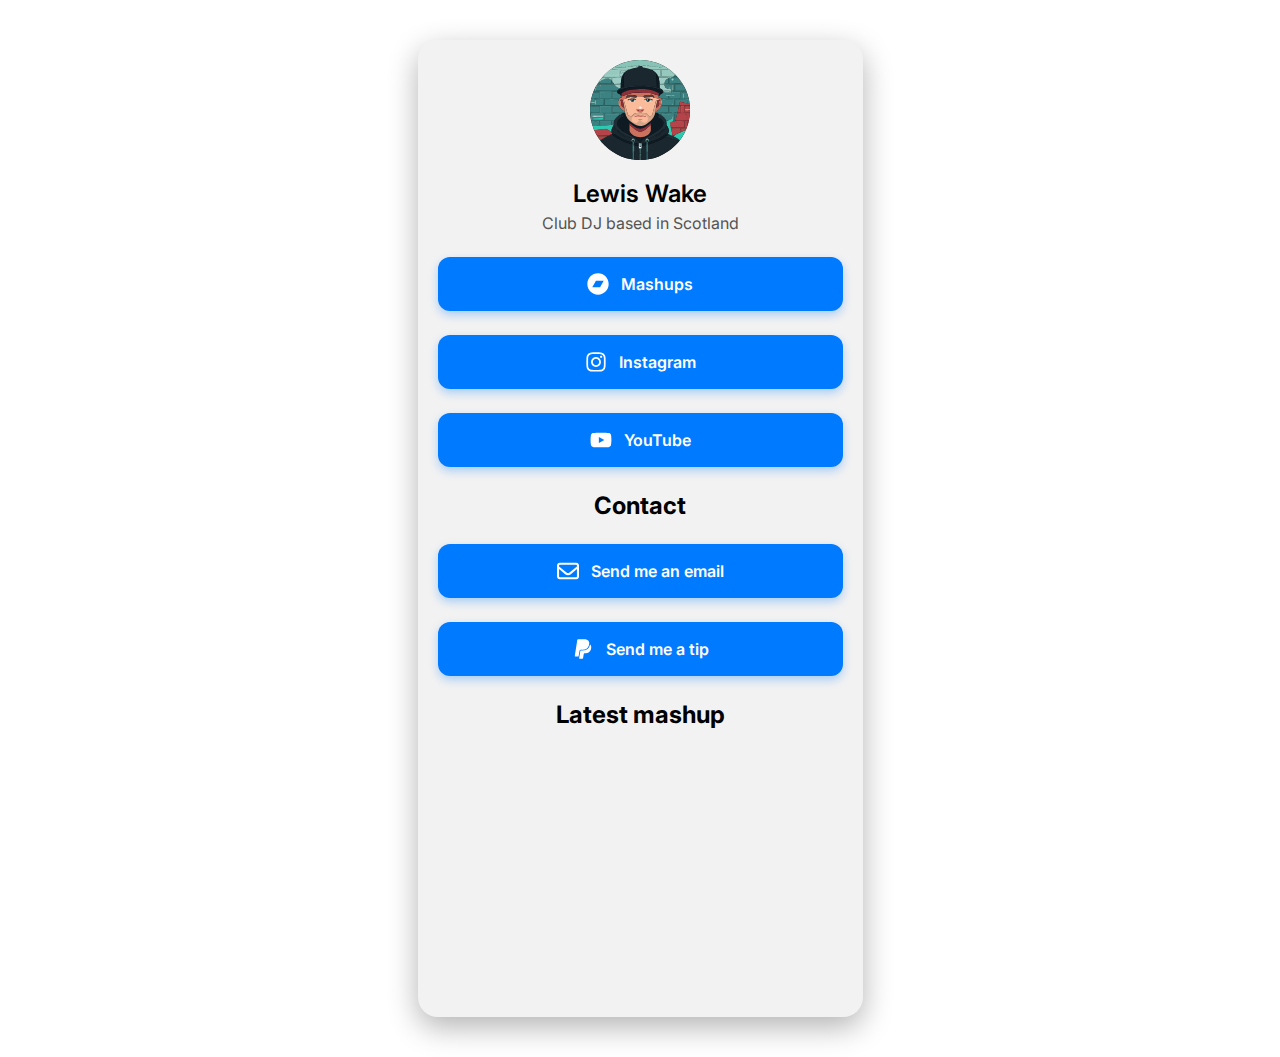
<file: index.html>
<!DOCTYPE html>
<html lang="en">
  <head>
    <meta charset="UTF-8" />
    <meta name="viewport" content="width=device-width, initial-scale=1.0" />
    <title>Lewis Wake | DJ</title>
    <meta
      name="description"
      content="Website of Lewis Wake, DJ based in Edinburgh, Scotland."
    />
    <meta
      name="keywords"
      content="dj, music, mashup, scotland, edinburgh, club, festival, wedding"
    />
    <meta name="author" content="Lewis Wake" />
    <meta
      http-equiv="Content-Security-Policy"
      content="frame-ancestors 'self' https://www.youtube.com;"
    />
    <link
      rel="stylesheet"
      href="https://fonts.googleapis.com/css2?family=Inter:wght@400;600&display=swap"
    />
    <link rel="apple-touch-icon" sizes="180x180" href="apple-touch-icon.png" />
    <link rel="icon" type="image/png" sizes="32x32" href="favicon-32x32.png" />
    <link rel="icon" type="image/png" sizes="16x16" href="favicon-16x16.png" />
    <link rel="manifest" href="site.webmanifest" />
    <link
      rel="stylesheet"
      href="css/screen.css"
      media="screen"
      type="text/css"
    />
  </head>
  <body>
    <div class="container">
      <div class="profile">
        <img src="images/profile.svg" alt="Lewis Wake" />
        <h1>Lewis Wake</h1>
        <h2>Club DJ based in Scotland</h2>
      </div>
      <div class="links">
        <a href="https://lewiswake.bandcamp.com/">
          <img src="images/bandcamp.svg" alt="Mashups" />
          Mashups
        </a>
        <a href="https://www.instagram.com/lewiswakedj">
          <img src="images/instagram.svg" alt="Instagram" />
          Instagram
        </a>
        <a href="https://www.youtube.com/lewiswakedj">
          <img src="images/youtube.svg" alt="YouTube" />
          YouTube
        </a>
      </div>
      <h2>Contact</h2>
      <div class="links">
        <a href="mailto:lewiswakedj@gmail.com">
          <img src="images/envelope.svg" alt="Email" />
          Send me an email
        </a>
        <a href="https://www.paypal.me/lewiswakedj">
          <img src="images/paypal.svg" alt="Tip" />
          Send me a tip
        </a>
      </div>
      <h2>Latest mashup</h2>
      <div class="youtube-container">
        <iframe
          src="https://www.youtube.com/embed/videoseries?si=pnbrxIPqXw_uCv08&amp;list=PLqkxG5WXaFmvhL-4AkIMsO4xvuSCicFvD"
          title="YouTube video player"
          frameborder="0"
          allow="accelerometer; autoplay; clipboard-write; encrypted-media; gyroscope; picture-in-picture; web-share"
          referrerpolicy="strict-origin-when-cross-origin"
          allowfullscreen
        ></iframe>
      </div>
    </div>
  </body>
</html>
</file>
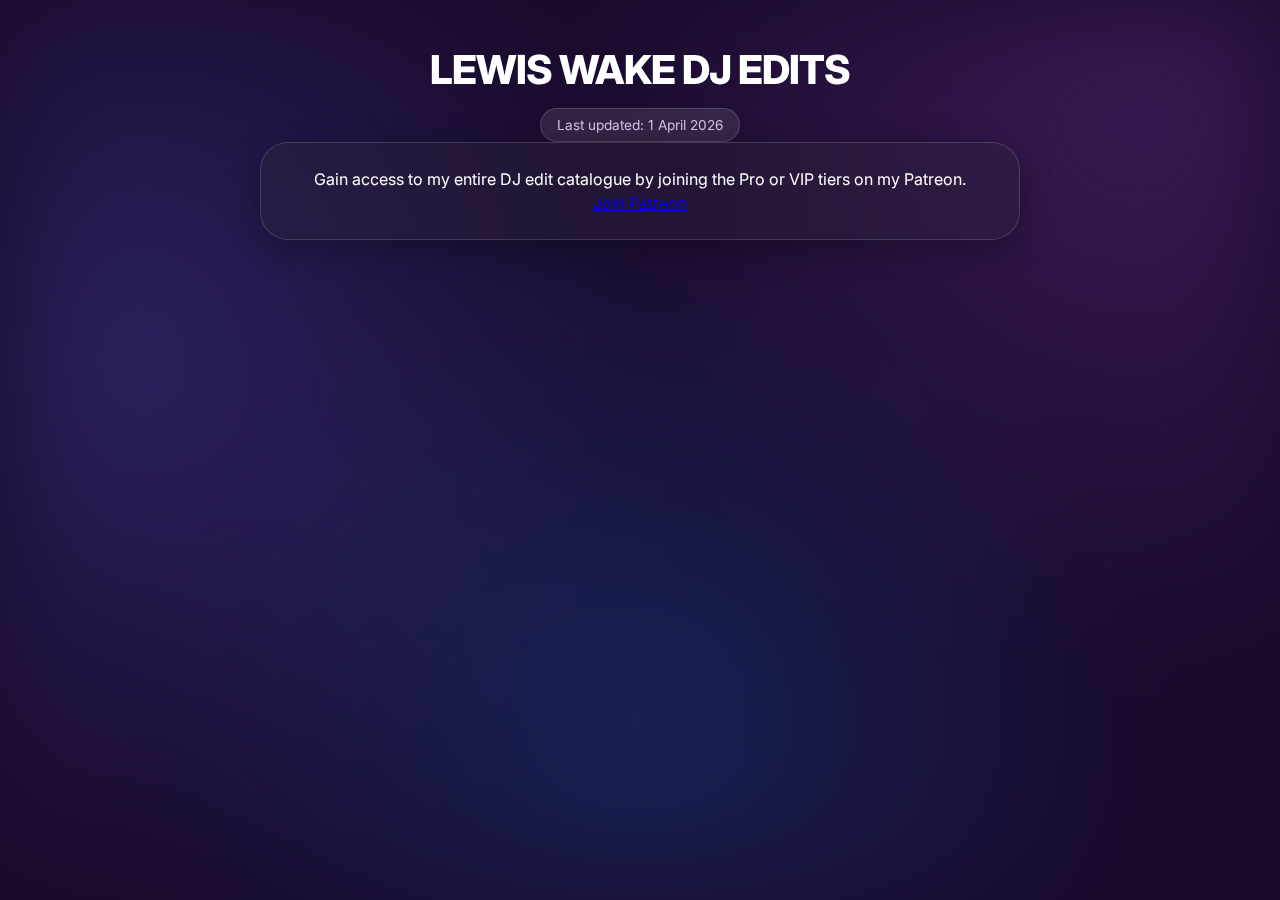
<file: dj-edits/index.html>
<!doctype html>
<html lang="en">
  <head>
    <meta charset="UTF-8" />
    <meta name="viewport" content="width=device-width, initial-scale=1.0" />
    <title>Lewis Wake | DJ Edit Catalogue</title>

    <link rel="icon" href="favicon/favicon.ico" type="image/x-icon" />
    <link rel="preconnect" href="https://fonts.googleapis.com" />
    <link rel="preconnect" href="https://fonts.gstatic.com" crossorigin />
    <link
      href="https://fonts.googleapis.com/css2?family=Inter:wght@400;500;600;700;800&display=swap"
      rel="stylesheet"
    />
    <link rel="stylesheet" href="style.css" />
  </head>
  <body>
    <div class="aurora-bg"></div>

    <div class="container">
      <header>
        <h1>Lewis Wake DJ Edits</h1>
        <div class="update-note">
          Last updated: <span id="last-updated-date">1 March 2026</span>
        </div>

        <div class="glass cta-container">
          <p class="cta-text">
            Gain access to my entire DJ edit catalogue by joining the Pro or VIP
            tiers on my Patreon.
          </p>
          <a
            href="https://www.patreon.com/lewiswakedj"
            target="_blank"
            class="cta-button"
            >Join Patreon</a
          >
        </div>
      </header>

      <div id="content-area"></div>
    </div>

    <script src="script.js"></script>
  </body>
</html>
</file>
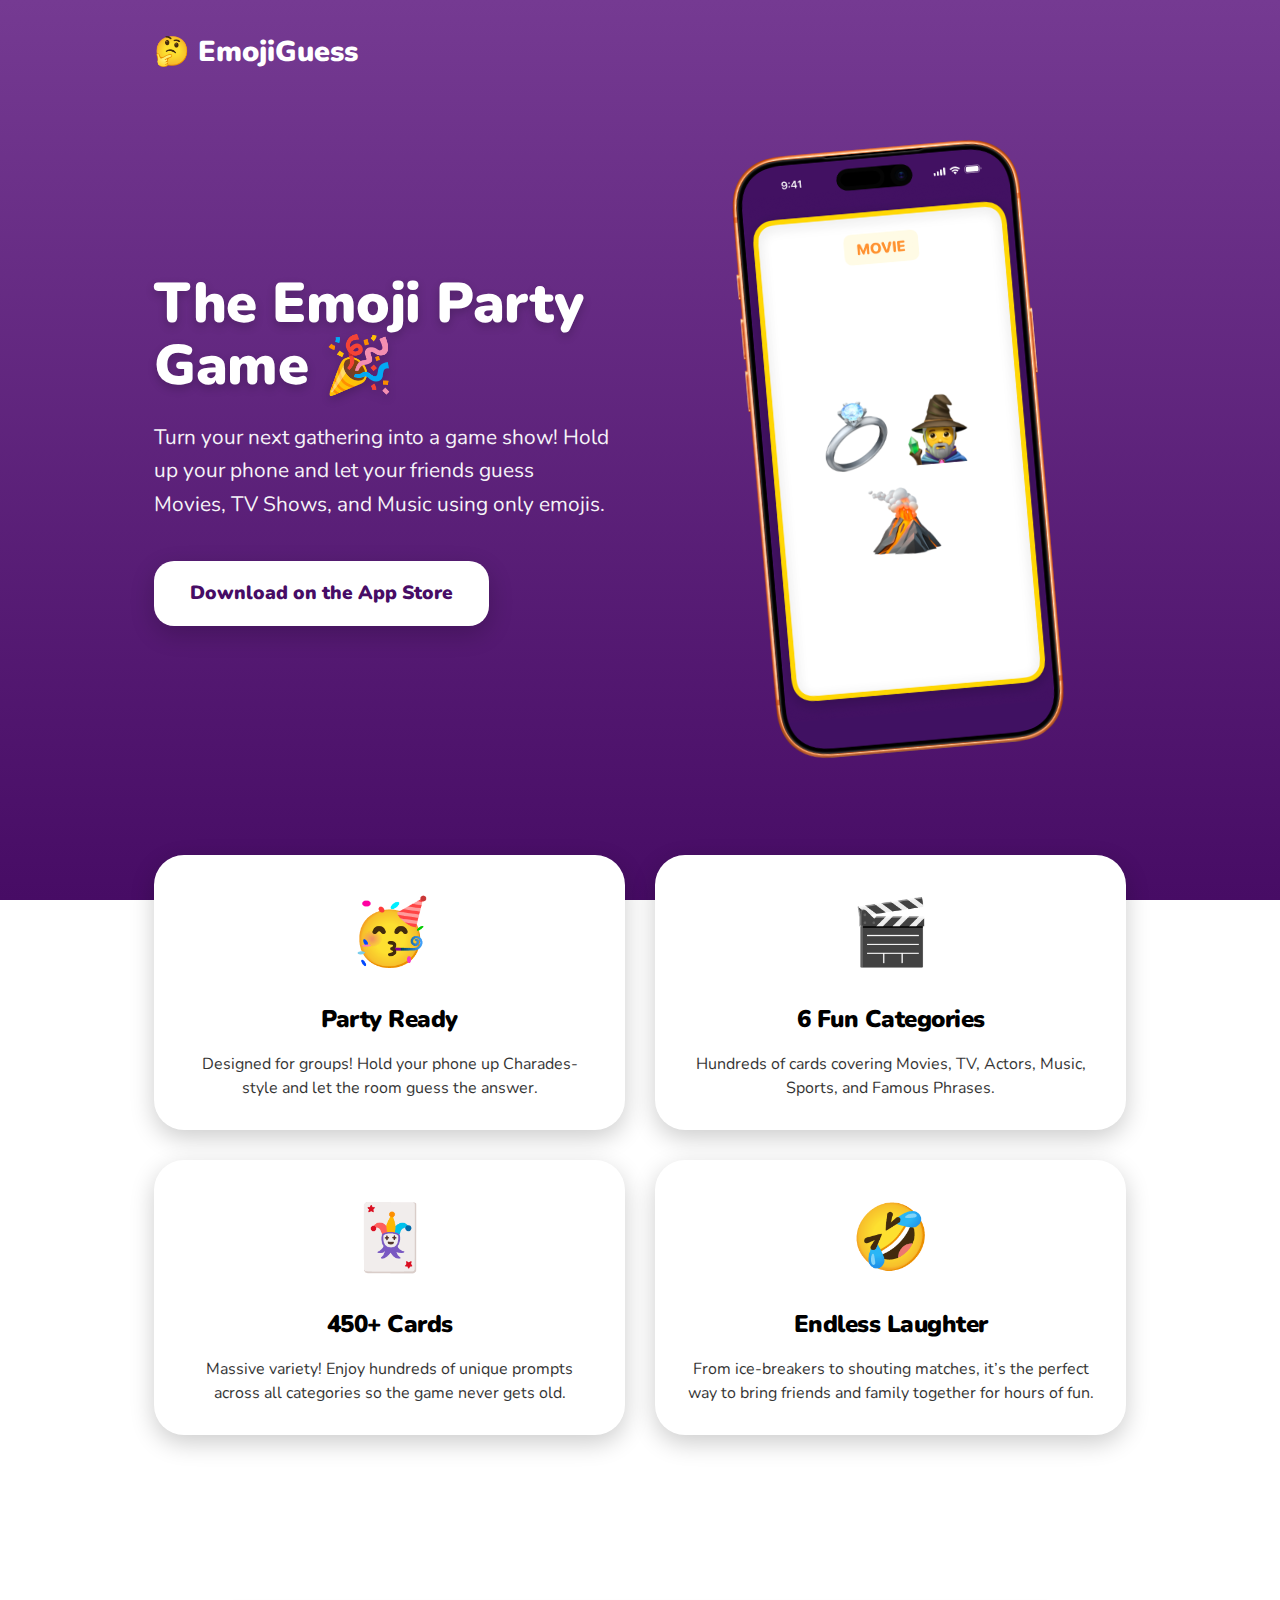
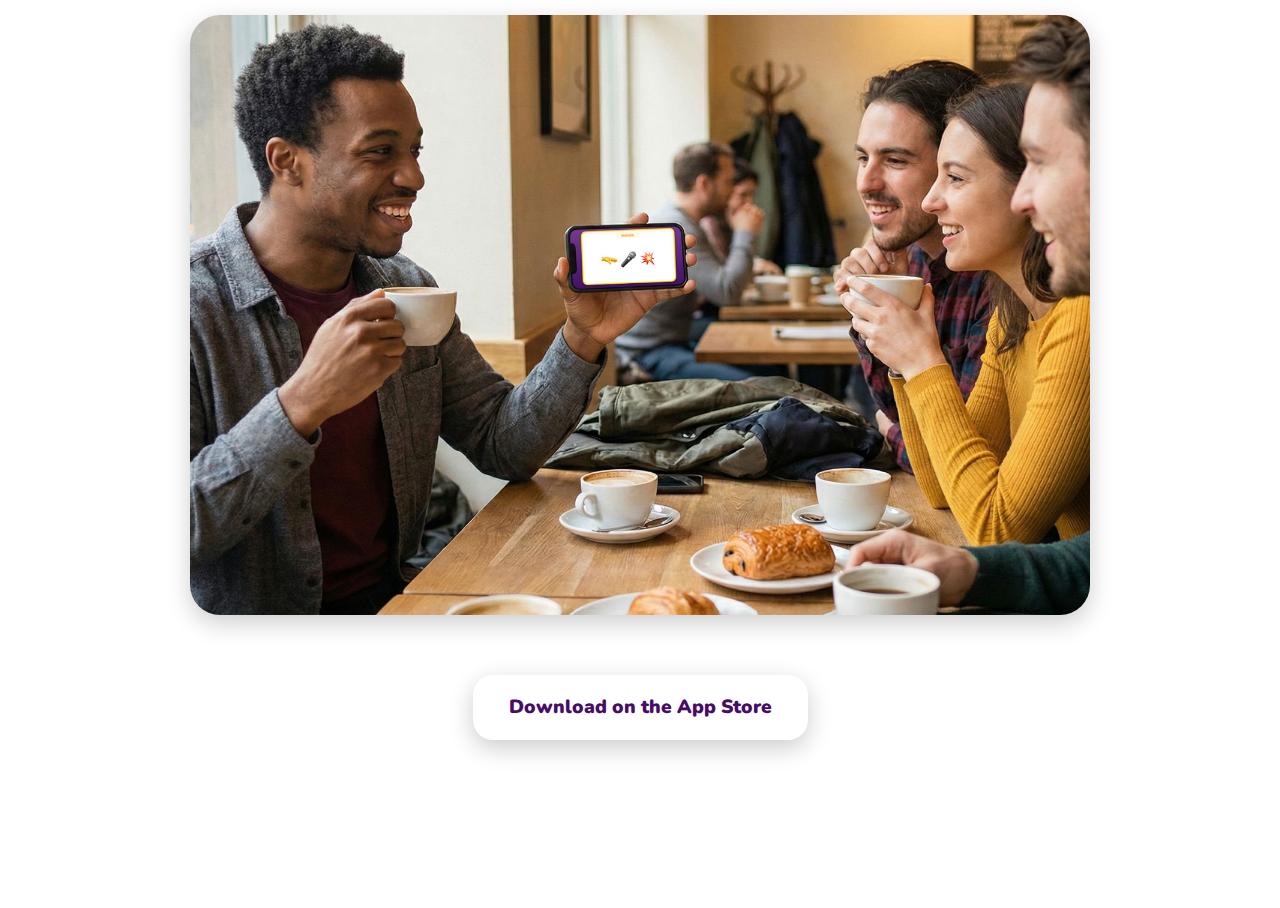
<file: emojiguess/index.html>
<!DOCTYPE html>
<html lang="en">
  <head>
    <meta charset="UTF-8" />
    <meta name="viewport" content="width=device-width, initial-scale=1.0" />
    <title>EmojiGuess 🤔 | The Ultimate Emoji Trivia Party Game</title>

    <link rel="preconnect" href="https://fonts.googleapis.com" />
    <link rel="preconnect" href="https://fonts.gstatic.com" crossorigin />
    <link
      href="https://fonts.googleapis.com/css2?family=Nunito:wght@400;700;900&display=swap"
      rel="stylesheet"
    />

    <style>
      /* --- CSS VARIABLES & BRAND IDENTITY --- */
      :root {
        /* Gradient Colors */
        --gradient-start: #753a92;
        --gradient-end: #470c65;

        --surface-white: #ffffff;
        --text-black: #000000;
        --text-on-purple: #ffffff;
        --card-radius: 30px;
        --button-radius: 20px;
        --card-shadow: 0px 8px 25px rgba(0, 0, 0, 0.2);
      }

      /* --- GLOBAL RESET & TYPOGRAPHY --- */
      * {
        margin: 0;
        padding: 0;
        box-sizing: border-box;
      }

      body {
        font-family: "Nunito", sans-serif;
        background: linear-gradient(
          180deg,
          var(--gradient-start) 0%,
          var(--gradient-end) 100%
        );
        background-attachment: fixed;
        color: var(--text-on-purple);
        line-height: 1.5;
        min-height: 100vh;
      }

      h1,
      h2,
      h3 {
        font-weight: 900;
        letter-spacing: -0.5px;
      }

      p {
        font-weight: 400;
        font-size: 1.1rem;
        opacity: 0.95;
      }

      /* --- UTILITIES --- */
      .container {
        max-width: 1100px;
        margin: 0 auto;
        padding: 0 5%;
      }

      /* --- COMPONENTS --- */
      .btn-download {
        display: inline-block;
        background-color: var(--surface-white);
        color: var(--gradient-end);
        text-decoration: none;
        padding: 18px 36px;
        border-radius: var(--button-radius);
        font-weight: 900;
        font-size: 1.2rem;
        box-shadow: var(--card-shadow);
        transition: transform 0.2s ease, box-shadow 0.2s ease;
      }

      .btn-download:hover {
        transform: translateY(-3px);
        box-shadow: 0px 12px 30px rgba(0, 0, 0, 0.3);
        background-color: #f0f0f0;
      }

      .feature-card {
        background-color: var(--surface-white);
        color: var(--text-black);
        padding: 30px;
        border-radius: var(--card-radius);
        box-shadow: var(--card-shadow);
        text-align: center;
        height: 100%;
        display: flex;
        flex-direction: column;
        align-items: center;
      }

      .feature-card h3 {
        font-size: 1.5rem;
        margin-bottom: 15px;
      }

      .feature-card p {
        opacity: 0.8;
        font-size: 1rem;
      }

      .feature-icon {
        font-size: 4rem;
        margin-bottom: 20px;
        display: block;
      }

      /* --- SECTIONS --- */
      nav {
        padding: 30px 0;
      }
      .nav-logo {
        font-size: 1.8rem;
        font-weight: 900;
        display: flex;
        align-items: center;
        gap: 10px;
      }

      .hero {
        padding-top: 40px;
        padding-bottom: 40px;
        display: flex;
        align-items: center;
        justify-content: space-between;
        gap: 60px;
      }

      .hero-content {
        flex: 1;
        max-width: 550px;
      }

      .hero h1 {
        font-size: 3.5rem;
        line-height: 1.1;
        margin-bottom: 25px;
        text-shadow: 0px 4px 10px rgba(0, 0, 0, 0.2);
      }

      .hero p {
        margin-bottom: 40px;
        font-size: 1.3rem;
        line-height: 1.6;
      }

      .hero-image-container {
        flex: 1;
        display: flex;
        justify-content: center;
      }

      .hero-placeholder {
        width: 300px;
        height: auto;
        transform: rotate(-5deg);
        border-radius: var(--card-radius);
      }

      .features-section {
        padding-top: 60px;
        padding-bottom: 60px;
      }

      .features-grid {
        display: grid;
        grid-template-columns: repeat(auto-fit, minmax(400px, 1fr));
        gap: 30px;
        align-items: stretch;
      }

      .lifestyle-section {
        padding-top: 20px;
        padding-bottom: 40px;
        text-align: center;
      }

      .lifestyle-section h2 {
        font-size: 2.5rem;
        margin-bottom: 40px;
      }

      .lifestyle-placeholder {
        width: 100%;
        height: auto;
        max-width: 900px;
        margin: 0 auto;
        border-radius: var(--card-radius);
        box-shadow: var(--card-shadow);
        display: block;
      }

      /* NEW: Container for the bottom CTA */
      .final-cta {
        margin-top: 60px;
      }

      footer {
        padding: 50px 0;
        text-align: center;
        opacity: 0.8;
        font-size: 0.95rem;
        border-top: 1px solid rgba(255, 255, 255, 0.1);
      }
      footer a {
        color: var(--text-on-purple);
        text-decoration: none;
        border-bottom: 1px dotted rgba(255, 255, 255, 0.5);
        margin: 0 10px;
        font-weight: 700;
      }
      footer a:hover {
        border-bottom-style: solid;
      }

      /* --- RESPONSIVE --- */
      @media (max-width: 900px) {
        .hero {
          flex-direction: column;
          text-align: center;
          gap: 50px;
        }
        .hero-content {
          max-width: 100%;
        }
        .hero h1 {
          font-size: 2.8rem;
        }
        .hero-placeholder {
          width: 250px;
          height: auto;
          transform: rotate(0deg);
        }
      }
    </style>
  </head>
  <body>
    <nav>
      <div class="container">
        <div class="nav-logo">🤔 EmojiGuess</div>
      </div>
    </nav>

    <header class="container hero">
      <div class="hero-content">
        <h1>The Emoji Party Game 🎉</h1>
        <p>
          Turn your next gathering into a game show! Hold up your phone and let
          your friends guess Movies, TV Shows, and Music using only emojis.
        </p>
        <a href="https://apps.apple.com/gb/app/emojiguess/id6756858217" class="btn-download">Download on the App Store</a>
      </div>
      <div class="hero-image-container">
        <img
          src="screenshot.png"
          alt="App Screenshot"
          class="hero-placeholder"
          width="735"
          height="1000"
        />
      </div>
    </header>

    <section class="container features-section">
      <div class="features-grid">
        <div class="feature-card">
          <span class="feature-icon">🥳</span>
          <h3>Party Ready</h3>
          <p>
            Designed for groups! Hold your phone up Charades-style and let the
            room guess the answer.
          </p>
        </div>
        <div class="feature-card">
          <span class="feature-icon">🎬</span>
          <h3>6 Fun Categories</h3>
          <p>
            Hundreds of cards covering Movies, TV, Actors, Music, Sports, and
            Famous Phrases.
          </p>
        </div>
        <div class="feature-card">
          <span class="feature-icon">🃏</span>
          <h3>450+ Cards</h3>
          <p>
            Massive variety! Enjoy hundreds of unique prompts across all
            categories so the game never gets old.
          </p>
        </div>
        <div class="feature-card">
          <span class="feature-icon">🤣</span>
          <h3>Endless Laughter</h3>
          <p>
            From ice-breakers to shouting matches, it’s the perfect way to bring
            friends and family together for hours of fun.
          </p>
        </div>
      </div>
    </section>

    <section class="container lifestyle-section">
      <h2>Perfect for Casual Games</h2>
      <img
        src="irl-example.jpg"
        alt="Friends playing the game"
        class="lifestyle-placeholder"
        width="1500"
        height="1000"
      />
      <div class="final-cta">
        <a href="https://apps.apple.com/gb/app/emojiguess/id6756858217" class="btn-download">Download on the App Store</a>
      </div>
    </section>

    <footer>
      <div class="container">
        <p>
          &copy; 2025 EmojiGuess.
          <a href="privacy.html">Privacy policy</a> |
          <a href="mailto:lewiswakedj@gmail.com">Email me</a>
        </p>
      </div>
    </footer>
  </body>
</html>
</file>
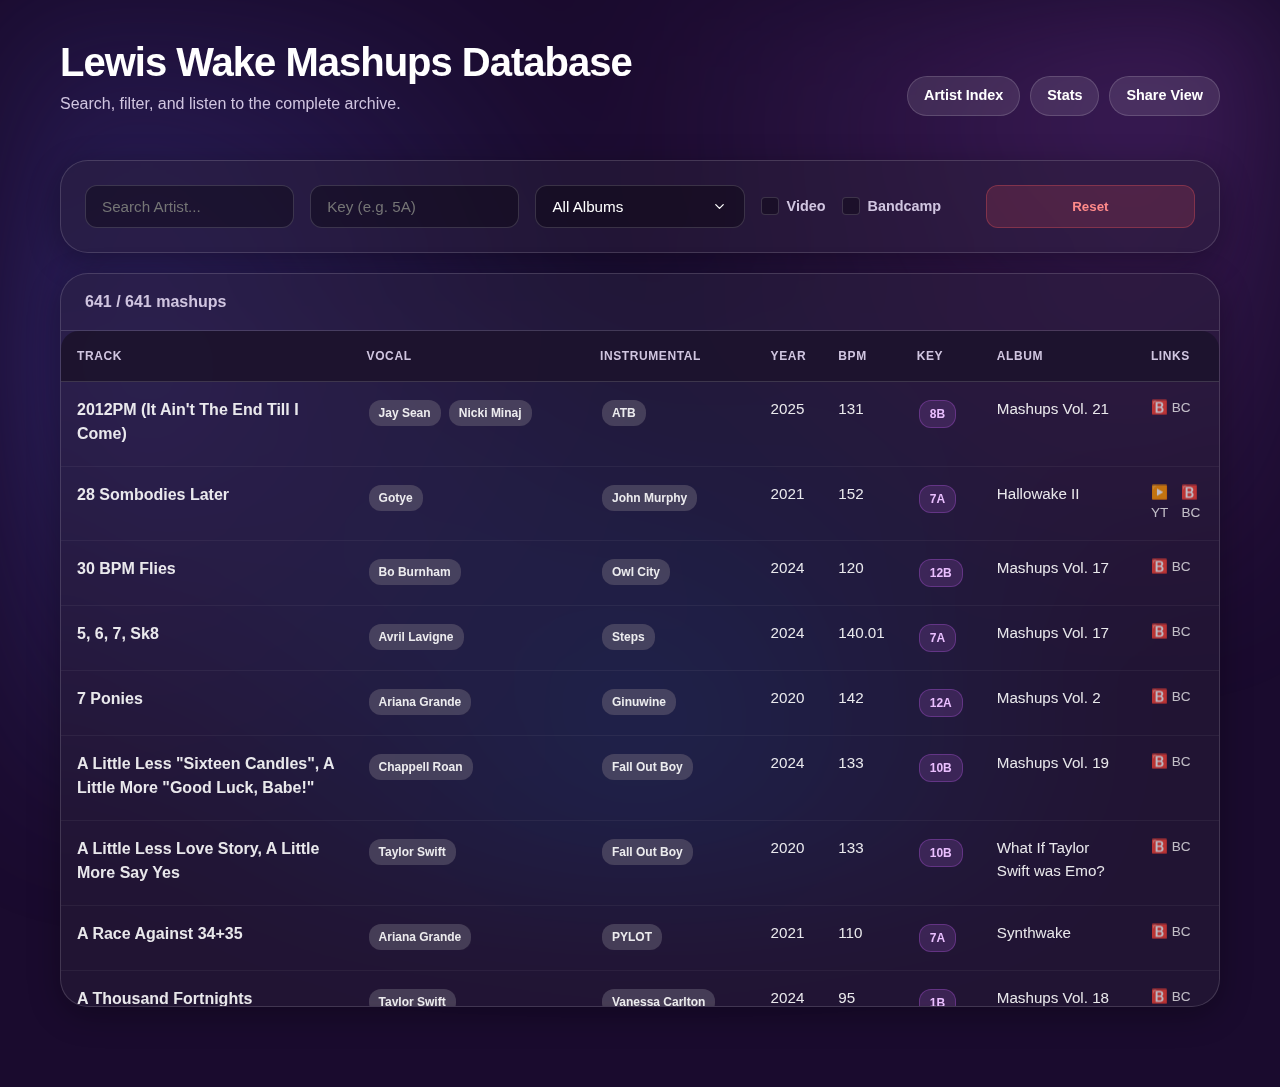
<file: mashup-database/index.html>
<!doctype html>
<html lang="en">
  <head>
    <meta charset="utf-8" />
    <meta name="viewport" content="width=device-width, initial-scale=1" />
    <title>Lewis Wake Mashups Database</title>
    <link rel="stylesheet" href="style.css" />
  </head>
  <body>
    <div class="aurora-bg"></div>

    <div class="main-wrapper">
      <div class="top-header">
        <div>
          <h1>Lewis Wake Mashups Database</h1>
          <p>Search, filter, and listen to the complete archive.</p>
        </div>
        <div class="nav-pills">
          <a class="pill-btn" href="lewis_wake_artist_index.html"
            >Artist Index</a
          >
          <a class="pill-btn" href="lewis_wake_mashups_stats.html">Stats</a>
          <a class="pill-btn" id="copyLink" href="javascript:void(0)"
            >Share View</a
          >
        </div>
      </div>

      <section id="listView" class="view active">
        <div class="glass controls">
          <input
            id="artistSearch"
            type="search"
            placeholder="Search Artist..."
          />
          <input id="keySearch" type="search" placeholder="Key (e.g. 5A)" />
          <select id="albumSelect">
            <option value="__ALL__">All Albums</option>
          </select>
          <div class="checkbox-group">
            <label class="cb"
              ><input id="hasYoutube" type="checkbox" /> Video</label
            >
            <label class="cb"
              ><input id="hasBandcamp" type="checkbox" /> Bandcamp</label
            >
          </div>
          <button id="clearBtn" type="button">Reset</button>
        </div>

        <div style="height: 20px"></div>

        <div class="glass" style="padding: 0; overflow: hidden">
          <div
            style="
              padding: 16px 24px;
              border-bottom: 1px solid var(--glass-border);
            "
          >
            <div
              id="counts"
              style="font-weight: 600; color: var(--text-secondary)"
            >
              Loading...
            </div>
            <div
              id="error"
              style="color: #ff6b6b; display: none; margin-top: 8px"
            ></div>
          </div>

          <div class="table-responsive">
            <table>
              <thead>
                <tr>
                  <th data-col="track title" data-type="string">
                    Track <span class="arrow"></span>
                  </th>
                  <th data-col="vocal artist" data-type="string">
                    Vocal <span class="arrow"></span>
                  </th>
                  <th data-col="instrumental artist" data-type="string">
                    Instrumental <span class="arrow"></span>
                  </th>
                  <th data-col="year" data-type="number">
                    Year <span class="arrow"></span>
                  </th>
                  <th data-col="bpm" data-type="number">
                    BPM <span class="arrow"></span>
                  </th>
                  <th data-col="key" data-type="string">
                    Key <span class="arrow"></span>
                  </th>
                  <th data-col="album" data-type="string">
                    Album <span class="arrow"></span>
                  </th>
                  <th data-col="links" data-type="string">Links</th>
                </tr>
              </thead>
              <tbody id="tbody"></tbody>
            </table>
          </div>
        </div>
      </section>

      <section id="detailView" class="view">
        <button id="backBtn" class="btn-back" type="button">
          ← Back to Results
        </button>

        <div class="glass" id="detailCard"></div>
      </section>
    </div>

    <script src="script.js"></script>
  </body>
</html>
</file>
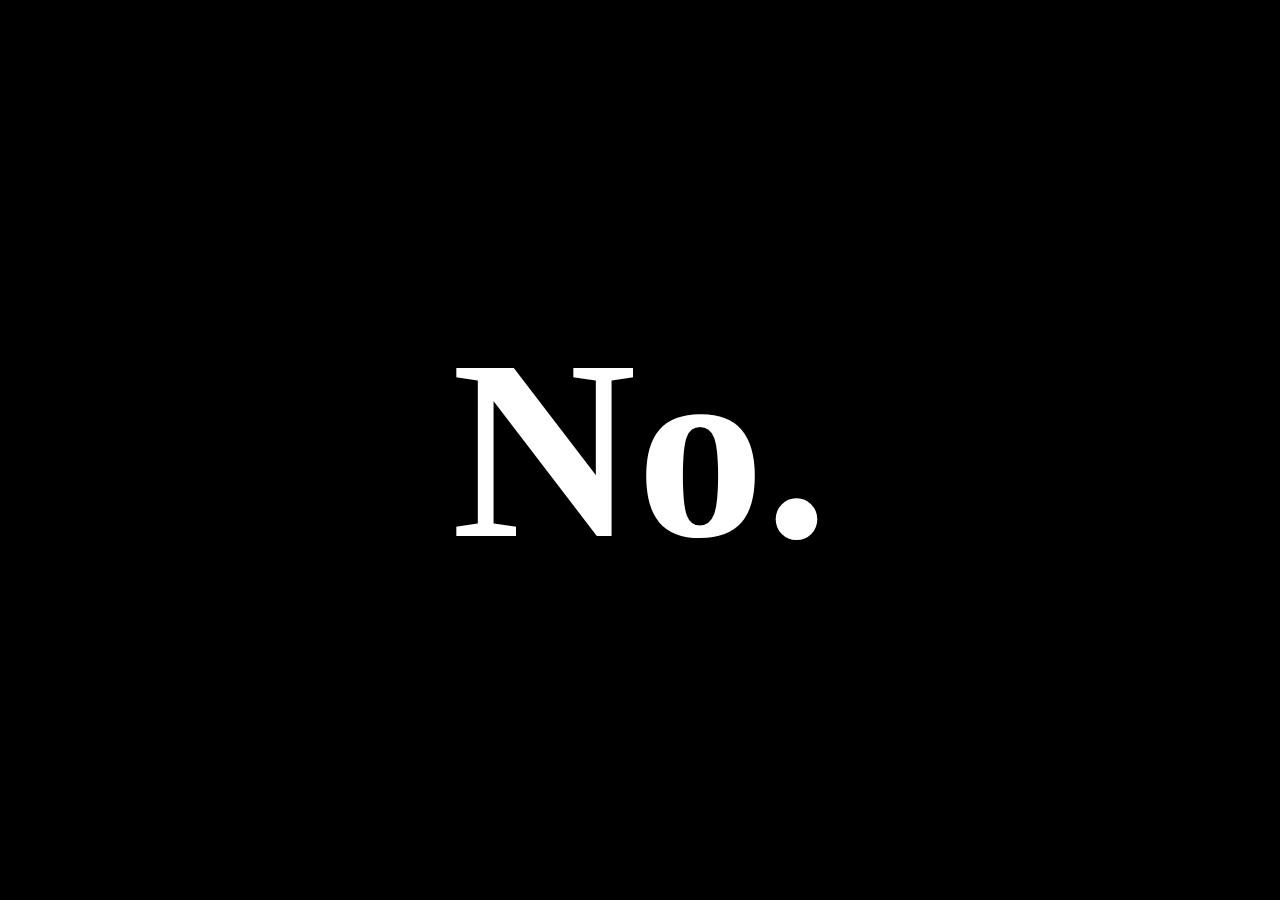
<file: no/index.html>
<!DOCTYPE html>
<html>
  <style>
    body {
        background: black }
    section {
        color: white;
        font-family: "Comic Sans MS", "Comic Sans";
        font-size: 8em;
        border-radius: 1em;
        padding: 1em;
        position: absolute;
        top: 50%;
        left: 50%;
        margin-right: -50%;
        transform: translate(-50%, -50%) }
  </style>
  <section>
    <h1>No.</h1>
  </section>
</html>
</file>
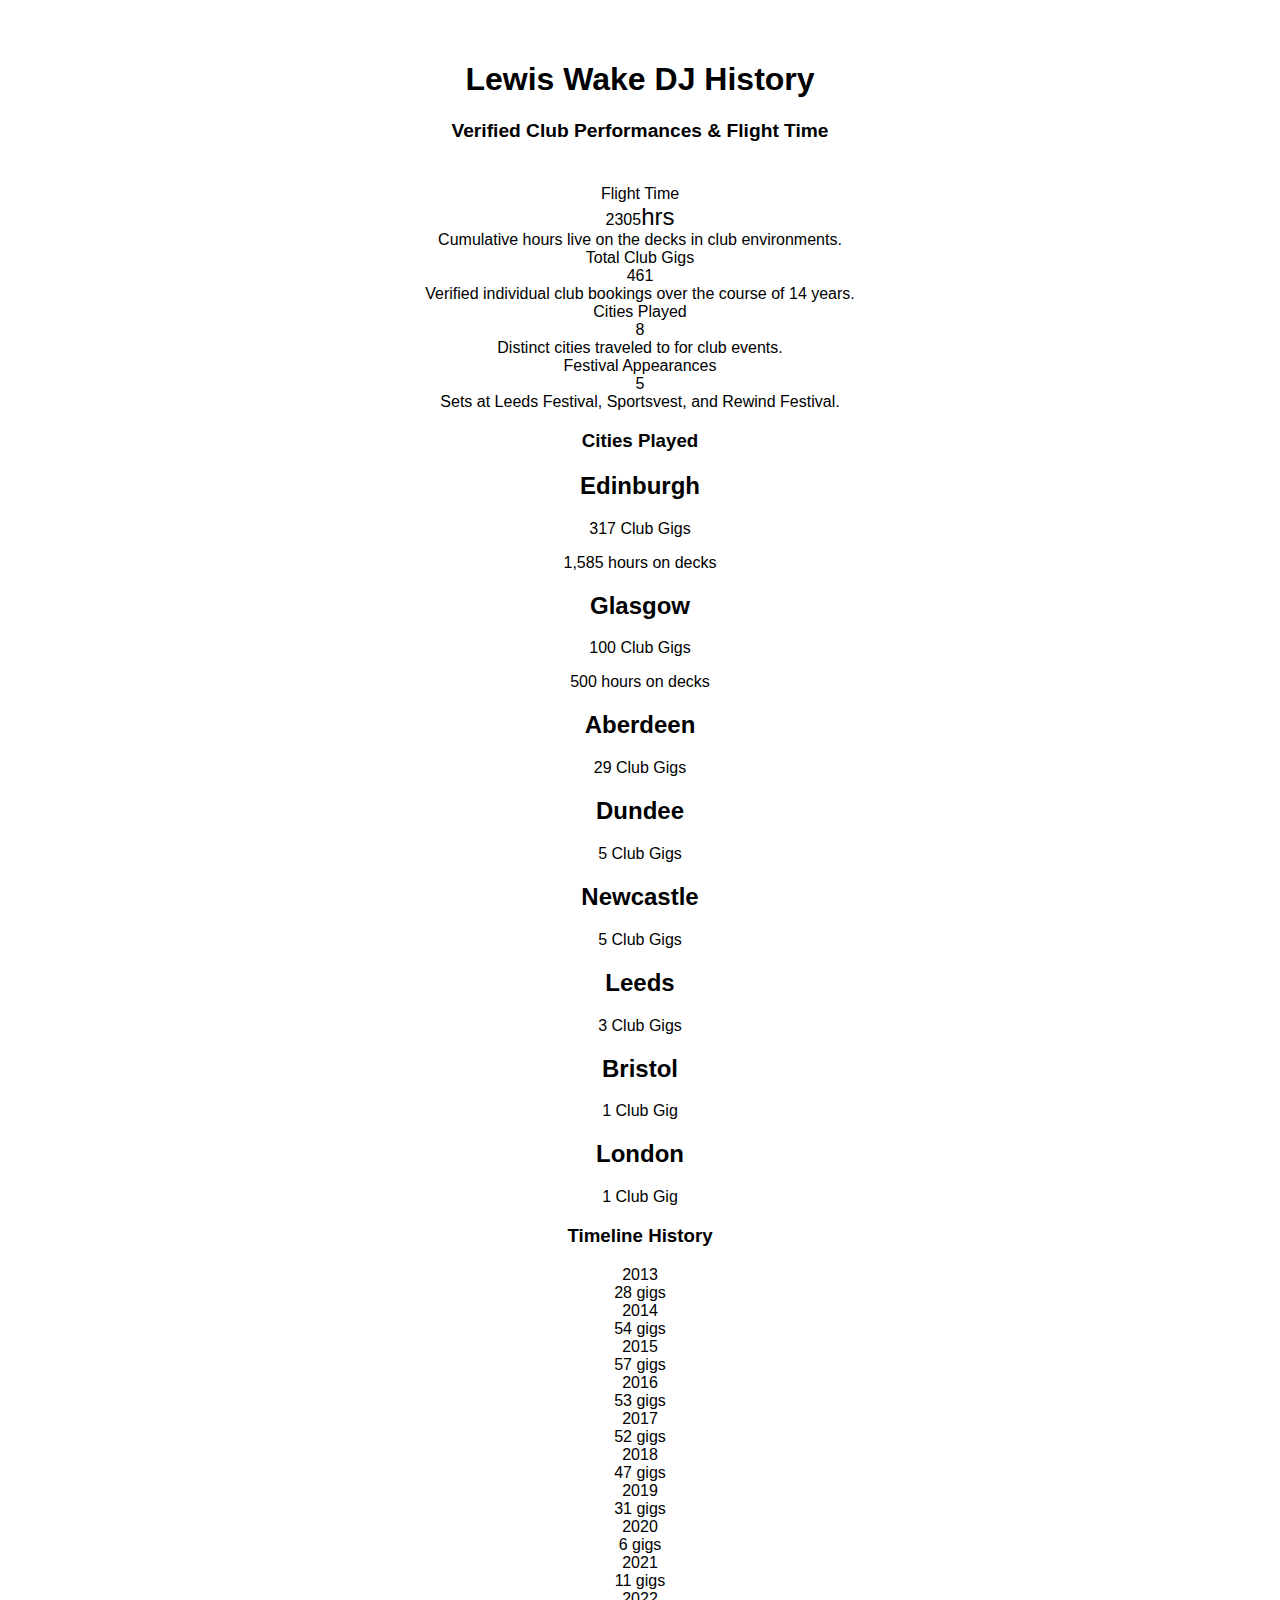
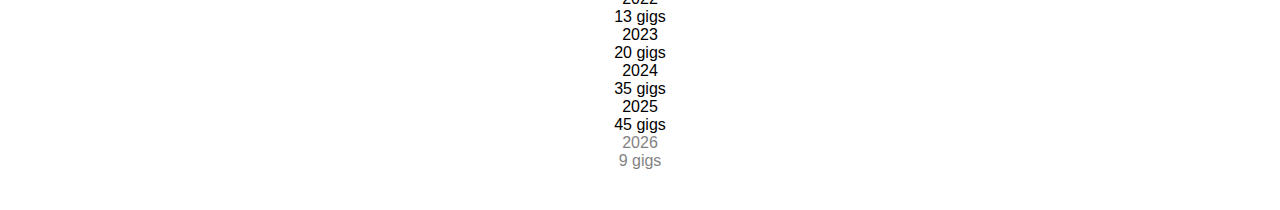
<file: dj-gigs.html>
<!doctype html>
<html lang="en">
  <head>
    <meta charset="UTF-8" />
    <meta name="viewport" content="width=device-width, initial-scale=1.0" />
    <title>Lewis Wake Club Gig History</title>

    <link rel="stylesheet" href="/css/screen.css" />
  </head>
  <body>
    <div class="aurora-bg"></div>

    <div class="main-wrapper">
      <div
        class="header-text"
        style="
          width: 100%;
          border-bottom: 1px solid var(--glass-border);
          padding-bottom: 24px;
        "
      >
        <h1>Lewis Wake DJ History</h1>
        <p style="color: var(--accent); font-weight: 600; font-size: 1.2rem">
          Verified Club Performances & Flight Time
        </p>
      </div>

      <div class="grid-2">
        <div class="glass interactive">
          <div class="stat-label">Flight Time</div>
          <div class="stat-value">
            2305<span style="font-size: 1.5rem; color: var(--text-primary)"
              >hrs</span
            >
          </div>
          <div class="stat-subtext">
            Cumulative hours live on the decks in club environments.
          </div>
        </div>

        <div class="glass interactive">
          <div class="stat-label">Total Club Gigs</div>
          <div class="stat-value">461</div>
          <div class="stat-subtext">
            Verified individual club bookings over the course of 14 years.
          </div>
        </div>

        <div class="glass interactive">
          <div class="stat-label">Cities Played</div>
          <div class="stat-value">8</div>
          <div class="stat-subtext">
            Distinct cities traveled to for club events.
          </div>
        </div>

        <div class="glass interactive">
          <div class="stat-label">Festival Appearances</div>
          <div class="stat-value">5</div>
          <div class="stat-subtext">
            Sets at Leeds Festival, Sportsvest, and Rewind Festival.
          </div>
        </div>
      </div>

      <h3>Cities Played</h3>

      <div class="grid-2">
        <div class="glass interactive card-relative">
          <h2 class="city-name">Edinburgh</h2>
          <p class="city-gigs">317 Club Gigs</p>
          <p class="city-hours">1,585 hours on decks</p>
        </div>

        <div class="glass interactive card-relative">
          <h2 class="city-name">Glasgow</h2>
          <p class="city-gigs">100 Club Gigs</p>
          <p class="city-hours">500 hours on decks</p>
        </div>
      </div>

      <div class="dashboard-grid-3">
        <div class="glass interactive card-relative">
          <h2 class="city-name">Aberdeen</h2>
          <p class="city-gigs">29 Club Gigs</p>
        </div>
        <div class="glass interactive">
          <h2 class="city-name">Dundee</h2>
          <p class="city-gigs">5 Club Gigs</p>
        </div>
        <div class="glass interactive">
          <h2 class="city-name">Newcastle</h2>
          <p class="city-gigs">5 Club Gigs</p>
        </div>
        <div class="glass interactive">
          <h2 class="city-name">Leeds</h2>
          <p class="city-gigs">3 Club Gigs</p>
        </div>
        <div class="glass interactive">
          <h2 class="city-name">Bristol</h2>
          <p class="city-gigs">1 Club Gig</p>
        </div>
        <div class="glass interactive">
          <h2 class="city-name">London</h2>
          <p class="city-gigs">1 Club Gig</p>
        </div>
      </div>

      <h3>Timeline History</h3>
      <div class="glass">
        <div class="timeline-container">
          <div class="year-row">
            <div class="year-label">2013</div>
            <div class="year-bar-container">
              <div class="year-bar-fill" style="width: 49%"></div>
            </div>
            <div class="year-gigs">28 gigs</div>
          </div>

          <div class="year-row">
            <div class="year-label">2014</div>
            <div class="year-bar-container">
              <div class="year-bar-fill" style="width: 94%"></div>
            </div>
            <div class="year-gigs">54 gigs</div>
          </div>

          <div class="year-row">
            <div class="year-label">2015</div>
            <div class="year-bar-container">
              <div class="year-bar-fill" style="width: 100%"></div>
            </div>
            <div class="year-gigs">57 gigs</div>
          </div>

          <div class="year-row">
            <div class="year-label">2016</div>
            <div class="year-bar-container">
              <div class="year-bar-fill" style="width: 92%"></div>
            </div>
            <div class="year-gigs">53 gigs</div>
          </div>

          <div class="year-row">
            <div class="year-label">2017</div>
            <div class="year-bar-container">
              <div class="year-bar-fill" style="width: 91%"></div>
            </div>
            <div class="year-gigs">52 gigs</div>
          </div>

          <div class="year-row">
            <div class="year-label">2018</div>
            <div class="year-bar-container">
              <div class="year-bar-fill" style="width: 82%"></div>
            </div>
            <div class="year-gigs">47 gigs</div>
          </div>

          <div class="year-row">
            <div class="year-label">2019</div>
            <div class="year-bar-container">
              <div class="year-bar-fill" style="width: 50%"></div>
            </div>
            <div class="year-gigs">31 gigs</div>
          </div>

          <div class="year-row">
            <div class="year-label">2020</div>
            <div class="year-bar-container">
              <div class="year-bar-fill" style="width: 10%"></div>
            </div>
            <div class="year-gigs">6 gigs</div>
          </div>

          <div class="year-row">
            <div class="year-label">2021</div>
            <div class="year-bar-container">
              <div class="year-bar-fill" style="width: 19%"></div>
            </div>
            <div class="year-gigs">11 gigs</div>
          </div>

          <div class="year-row">
            <div class="year-label">2022</div>
            <div class="year-bar-container">
              <div class="year-bar-fill" style="width: 22%"></div>
            </div>
            <div class="year-gigs">13 gigs</div>
          </div>

          <div class="year-row">
            <div class="year-label">2023</div>
            <div class="year-bar-container">
              <div class="year-bar-fill" style="width: 35%"></div>
            </div>
            <div class="year-gigs">20 gigs</div>
          </div>

          <div class="year-row">
            <div class="year-label">2024</div>
            <div class="year-bar-container">
              <div class="year-bar-fill" style="width: 61%"></div>
            </div>
            <div class="year-gigs">35 gigs</div>
          </div>

          <div class="year-row">
            <div class="year-label">2025</div>
            <div class="year-bar-container">
              <div class="year-bar-fill" style="width: 78%"></div>
            </div>
            <div class="year-gigs">45 gigs</div>
          </div>

          <div class="year-row" style="opacity: 0.5">
            <div class="year-label">2026</div>
            <div class="year-bar-container">
              <div class="year-bar-fill" style="width: 15%"></div>
            </div>
            <div class="year-gigs">9 gigs</div>
          </div>
        </div>
      </div>
    </div>
  </body>
</html>
</file>
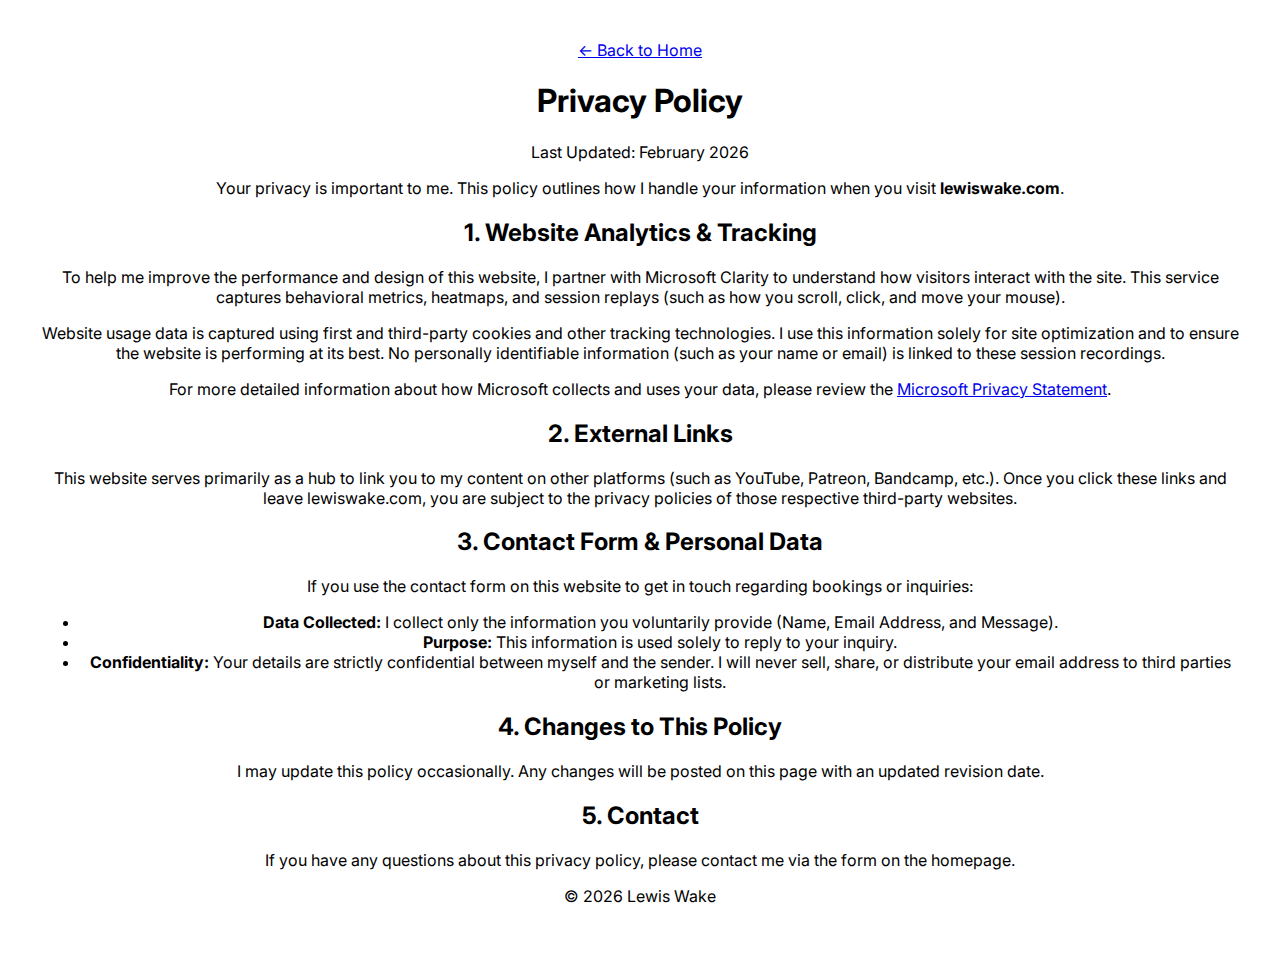
<file: privacy.html>
<!doctype html>
<html lang="en">
  <head>
    <meta charset="UTF-8" />
    <meta name="viewport" content="width=device-width, initial-scale=1.0" />

    <title>Privacy Policy | Lewis Wake</title>
    <meta
      name="description"
      content="Privacy Policy for Lewis Wake's official website. Details on data handling, site analytics, and contact form usage."
    />
    <meta name="robots" content="noindex, follow" />
    <link rel="canonical" href="https://lewiswake.com/privacy.html" />

    <meta property="og:type" content="website" />
    <meta property="og:url" content="https://lewiswake.com/privacy.html" />
    <meta property="og:title" content="Privacy Policy | Lewis Wake" />
    <meta
      property="og:description"
      content="Privacy Policy for Lewis Wake. Details on data handling and site analytics."
    />
    <meta
      property="og:image"
      content="https://lewiswake.com/requests/assets/images/lewis-wake-dj-520x347.jpg"
    />

    <link
      rel="apple-touch-icon"
      sizes="180x180"
      href="/favicon/apple-touch-icon.png"
    />
    <link
      rel="icon"
      type="image/png"
      sizes="32x32"
      href="/favicon/favicon-32x32.png"
    />
    <link
      rel="icon"
      type="image/png"
      sizes="16x16"
      href="/favicon/favicon-16x16.png"
    />
    <link rel="manifest" href="/favicon/site.webmanifest" />
    <link rel="icon" href="/favicon/favicon.ico" sizes="48x48" />

    <link rel="preconnect" href="https://fonts.googleapis.com" />
    <link rel="preconnect" href="https://fonts.gstatic.com" crossorigin />
    <link
      href="https://fonts.googleapis.com/css2?family=Inter:wght@400;500;600;700;800&display=swap"
      rel="stylesheet"
    />

    <link rel="stylesheet" href="/css/screen.css" media="screen" />
  </head>

  <body>
    <div class="aurora-bg" aria-hidden="true"></div>

    <div class="main-wrapper">
      <a href="/" class="back-link">&larr; Back to Home</a>

      <div class="glass">
        <div class="policy-content">
          <h1>Privacy Policy</h1>

          <span class="date-badge">Last Updated: February 2026</span>

          <p>
            Your privacy is important to me. This policy outlines how I handle
            your information when you visit <strong>lewiswake.com</strong>.
          </p>

          <h2>1. Website Analytics & Tracking</h2>
          <p>
            To help me improve the performance and design of this website, I
            partner with Microsoft Clarity to understand how visitors interact
            with the site. This service captures behavioral metrics, heatmaps,
            and session replays (such as how you scroll, click, and move your
            mouse).
          </p>
          <p>
            Website usage data is captured using first and third-party cookies
            and other tracking technologies. I use this information solely for
            site optimization and to ensure the website is performing at its
            best. No personally identifiable information (such as your name or
            email) is linked to these session recordings.
          </p>
          <p>
            For more detailed information about how Microsoft collects and uses
            your data, please review the
            <a
              href="https://privacy.microsoft.com/en-us/privacystatement"
              target="_blank"
              rel="noopener noreferrer"
              >Microsoft Privacy Statement</a
            >.
          </p>

          <h2>2. External Links</h2>
          <p>
            This website serves primarily as a hub to link you to my content on
            other platforms (such as YouTube, Patreon, Bandcamp, etc.). Once you
            click these links and leave lewiswake.com, you are subject to the
            privacy policies of those respective third-party websites.
          </p>

          <h2>3. Contact Form & Personal Data</h2>
          <p>
            If you use the contact form on this website to get in touch
            regarding bookings or inquiries:
          </p>
          <ul>
            <li>
              <strong>Data Collected:</strong> I collect only the information
              you voluntarily provide (Name, Email Address, and Message).
            </li>
            <li>
              <strong>Purpose:</strong> This information is used solely to reply
              to your inquiry.
            </li>
            <li>
              <strong>Confidentiality:</strong> Your details are strictly
              confidential between myself and the sender. I will never sell,
              share, or distribute your email address to third parties or
              marketing lists.
            </li>
          </ul>

          <h2>4. Changes to This Policy</h2>
          <p>
            I may update this policy occasionally. Any changes will be posted on
            this page with an updated revision date.
          </p>

          <h2>5. Contact</h2>
          <p>
            If you have any questions about this privacy policy, please contact
            me via the form on the homepage.
          </p>
        </div>
      </div>

      <footer class="footer-links">
        <p>&copy; 2026 Lewis Wake</p>
      </footer>
    </div>
  </body>
</html>
</file>
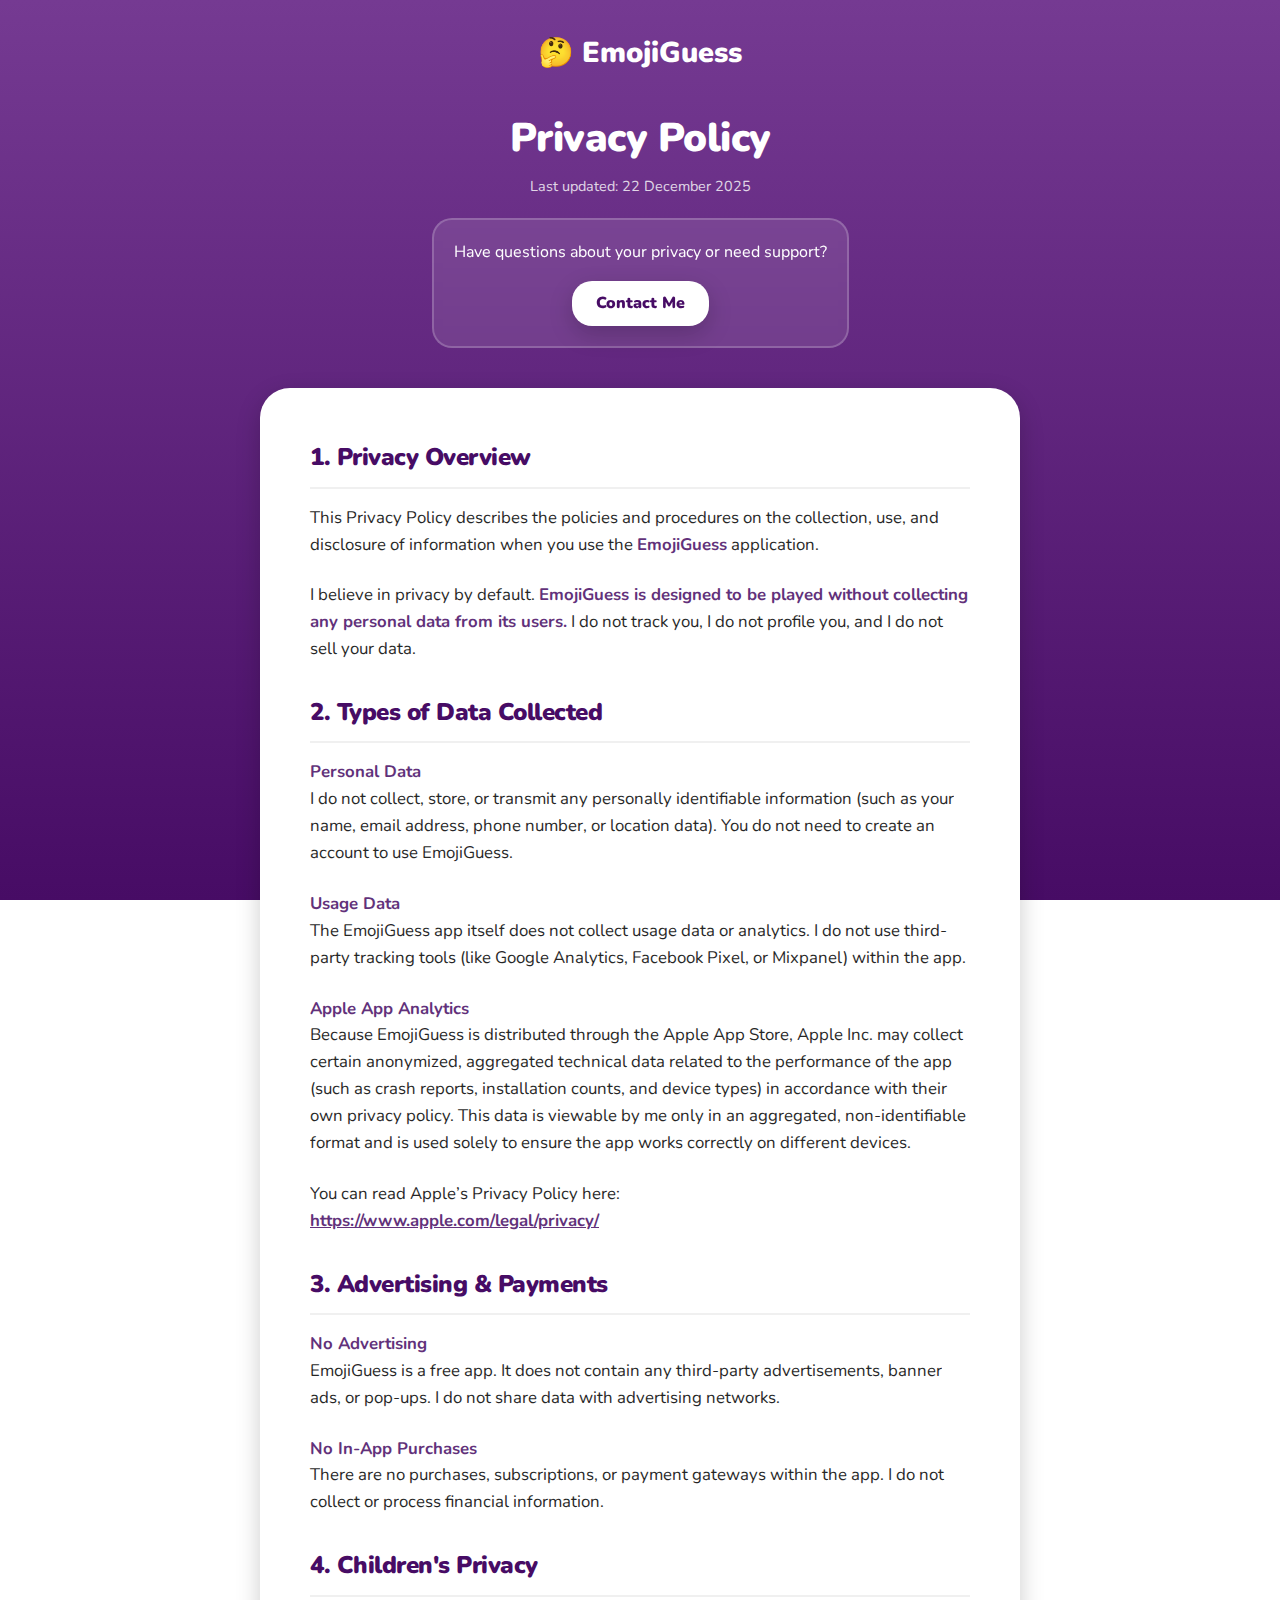
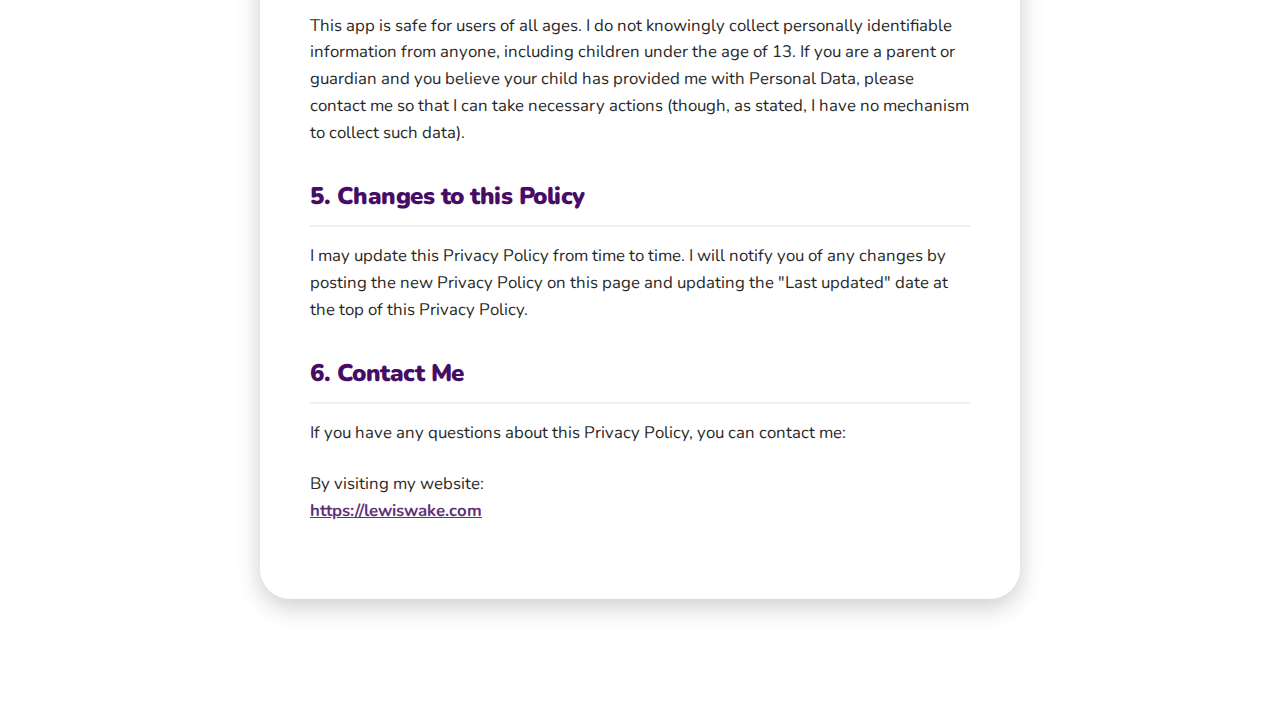
<file: emojiguess/privacy.html>
<!DOCTYPE html>
<html lang="en">
  <head>
    <meta charset="UTF-8" />
    <meta name="viewport" content="width=device-width, initial-scale=1.0" />
    <title>EmojiGuess 🤔 | Privacy Policy</title>

    <link rel="preconnect" href="https://fonts.googleapis.com" />
    <link rel="preconnect" href="https://fonts.gstatic.com" crossorigin />
    <link
      href="https://fonts.googleapis.com/css2?family=Nunito:wght@400;700;900&display=swap"
      rel="stylesheet"
    />

    <style>
      /* --- CSS VARIABLES & BRAND IDENTITY --- */
      :root {
        /* Gradient Colors */
        --gradient-start: #753a92;
        --gradient-end: #470c65;

        --surface-white: #ffffff;
        --text-black: #000000;
        --text-on-purple: #ffffff;
        --card-radius: 30px;
        --button-radius: 20px;
        --card-shadow: 0px 8px 25px rgba(0, 0, 0, 0.2);
      }

      /* --- GLOBAL RESET & TYPOGRAPHY --- */
      * {
        margin: 0;
        padding: 0;
        box-sizing: border-box;
      }

      body {
        font-family: "Nunito", sans-serif;
        background: linear-gradient(
          180deg,
          var(--gradient-start) 0%,
          var(--gradient-end) 100%
        );
        background-attachment: fixed;
        color: var(--text-black); /* Text inside the card will be black */
        line-height: 1.6;
        min-height: 100vh;
        padding-bottom: 50px;
      }

      h1,
      h2,
      h3 {
        font-weight: 900;
        letter-spacing: -0.5px;
        margin-bottom: 1rem;
      }

      p {
        font-weight: 400;
        font-size: 1.05rem;
        opacity: 0.85;
        margin-bottom: 1.5rem;
      }

      strong {
        font-weight: 700;
        color: var(--gradient-end);
      }

      a {
        color: var(--gradient-end);
        font-weight: 700;
        text-decoration: underline;
      }

      a:hover {
        color: var(--gradient-start);
      }

      /* --- UTILITIES --- */
      .container {
        max-width: 800px;
        margin: 0 auto;
        padding: 0 20px;
      }

      /* --- NAVIGATION --- */
      nav {
        padding: 30px 0;
        text-align: center;
      }
      .nav-logo {
        font-size: 1.8rem;
        font-weight: 900;
        color: var(--text-on-purple);
        text-decoration: none;
        display: inline-flex;
        align-items: center;
        gap: 10px;
      }

      /* --- HEADER SECTION --- */
      header {
        text-align: center;
        color: var(--text-on-purple);
        margin-bottom: 40px;
      }

      header h1 {
        font-size: 2.5rem;
        margin-bottom: 5px;
      }

      .update-note {
        opacity: 0.8;
        font-size: 0.9rem;
      }

      /* --- CONTACT CTA BOX --- */
      .cta-box {
        background-color: rgba(255, 255, 255, 0.1);
        border: 2px solid rgba(255, 255, 255, 0.2);
        border-radius: var(--button-radius);
        padding: 20px;
        margin-top: 20px;
        display: inline-block;
        backdrop-filter: blur(5px);
      }

      .cta-text {
        margin-bottom: 15px;
        font-size: 1rem;
      }

      .btn-contact {
        display: inline-block;
        background-color: var(--surface-white);
        color: var(--gradient-end);
        text-decoration: none;
        padding: 10px 24px;
        border-radius: var(--button-radius);
        font-weight: 900;
        font-size: 1rem;
        box-shadow: var(--card-shadow);
        transition: transform 0.2s ease;
      }

      .btn-contact:hover {
        transform: translateY(-2px);
        background-color: #f0f0f0;
      }

      /* --- POLICY CARD (The "Paper") --- */
      .policy-card {
        background-color: var(--surface-white);
        border-radius: var(--card-radius);
        padding: 50px;
        box-shadow: var(--card-shadow);
      }

      .section-title {
        font-size: 1.5rem;
        color: var(--gradient-end); /* Brand purple headings */
        border-bottom: 2px solid #f0f0f0;
        padding-bottom: 10px;
        margin-top: 30px;
      }

      .section-title:first-child {
        margin-top: 0;
      }

      /* --- FOOTER --- */
      footer {
        margin-top: 50px;
        text-align: center;
        color: var(--text-on-purple);
        opacity: 0.6;
        font-size: 0.9rem;
      }
      footer a {
        color: white;
      }

      /* --- RESPONSIVE --- */
      @media (max-width: 600px) {
        .policy-card {
          padding: 30px 20px;
        }
        header h1 {
          font-size: 2rem;
        }
      }
    </style>
  </head>
  <body>
    <nav>
      <a href="index.html" class="nav-logo">🤔 EmojiGuess</a>
    </nav>

    <div class="container">
      <header>
        <h1>Privacy Policy</h1>
        <div class="update-note">Last updated: 22 December 2025</div>

        <div class="cta-box">
          <p class="cta-text" style="margin-bottom: 15px; opacity: 1">
            Have questions about your privacy or need support?
          </p>
          <a href="mailto:hello@lewiswake.com" class="btn-contact"
            >Contact Me</a
          >
        </div>
      </header>

      <main class="policy-card">
        <h2 class="section-title">1. Privacy Overview</h2>
        <p>
          This Privacy Policy describes the policies and procedures on the
          collection, use, and disclosure of information when you use the
          <strong>EmojiGuess</strong> application.
        </p>
        <p>
          I believe in privacy by default.
          <strong
            >EmojiGuess is designed to be played without collecting any personal
            data from its users.</strong
          >
          I do not track you, I do not profile you, and I do not sell your data.
        </p>

        <h2 class="section-title">2. Types of Data Collected</h2>
        <p>
          <strong>Personal Data</strong><br />
          I do not collect, store, or transmit any personally identifiable
          information (such as your name, email address, phone number, or
          location data). You do not need to create an account to use
          EmojiGuess.
        </p>

        <p>
          <strong>Usage Data</strong><br />
          The EmojiGuess app itself does not collect usage data or analytics. I
          do not use third-party tracking tools (like Google Analytics, Facebook
          Pixel, or Mixpanel) within the app.
        </p>

        <p>
          <strong>Apple App Analytics</strong><br />
          Because EmojiGuess is distributed through the Apple App Store, Apple
          Inc. may collect certain anonymized, aggregated technical data related
          to the performance of the app (such as crash reports, installation
          counts, and device types) in accordance with their own privacy policy.
          This data is viewable by me only in an aggregated, non-identifiable
          format and is used solely to ensure the app works correctly on
          different devices.
        </p>

        <p>
          You can read Apple’s Privacy Policy here:<br />
          <a href="https://www.apple.com/legal/privacy/" target="_blank"
            >https://www.apple.com/legal/privacy/</a
          >
        </p>

        <h2 class="section-title">3. Advertising & Payments</h2>
        <p>
          <strong>No Advertising</strong><br />
          EmojiGuess is a free app. It does not contain any third-party
          advertisements, banner ads, or pop-ups. I do not share data with
          advertising networks.
        </p>

        <p>
          <strong>No In-App Purchases</strong><br />
          There are no purchases, subscriptions, or payment gateways within the
          app. I do not collect or process financial information.
        </p>

        <h2 class="section-title">4. Children's Privacy</h2>
        <p>
          This app is safe for users of all ages. I do not knowingly collect
          personally identifiable information from anyone, including children
          under the age of 13. If you are a parent or guardian and you believe
          your child has provided me with Personal Data, please contact me so
          that I can take necessary actions (though, as stated, I have no
          mechanism to collect such data).
        </p>

        <h2 class="section-title">5. Changes to this Policy</h2>
        <p>
          I may update this Privacy Policy from time to time. I will notify you
          of any changes by posting the new Privacy Policy on this page and
          updating the "Last updated" date at the top of this Privacy Policy.
        </p>

        <h2 class="section-title">6. Contact Me</h2>
        <p>
          If you have any questions about this Privacy Policy, you can contact
          me:
        </p>
        <p>
          By visiting my website:<br />
          <a href="https://lewiswake.com">https://lewiswake.com</a>
        </p>
      </main>

      <footer>&copy; 2025 Lewis Wake. All rights reserved.</footer>
    </div>
  </body>
</html>
</file>
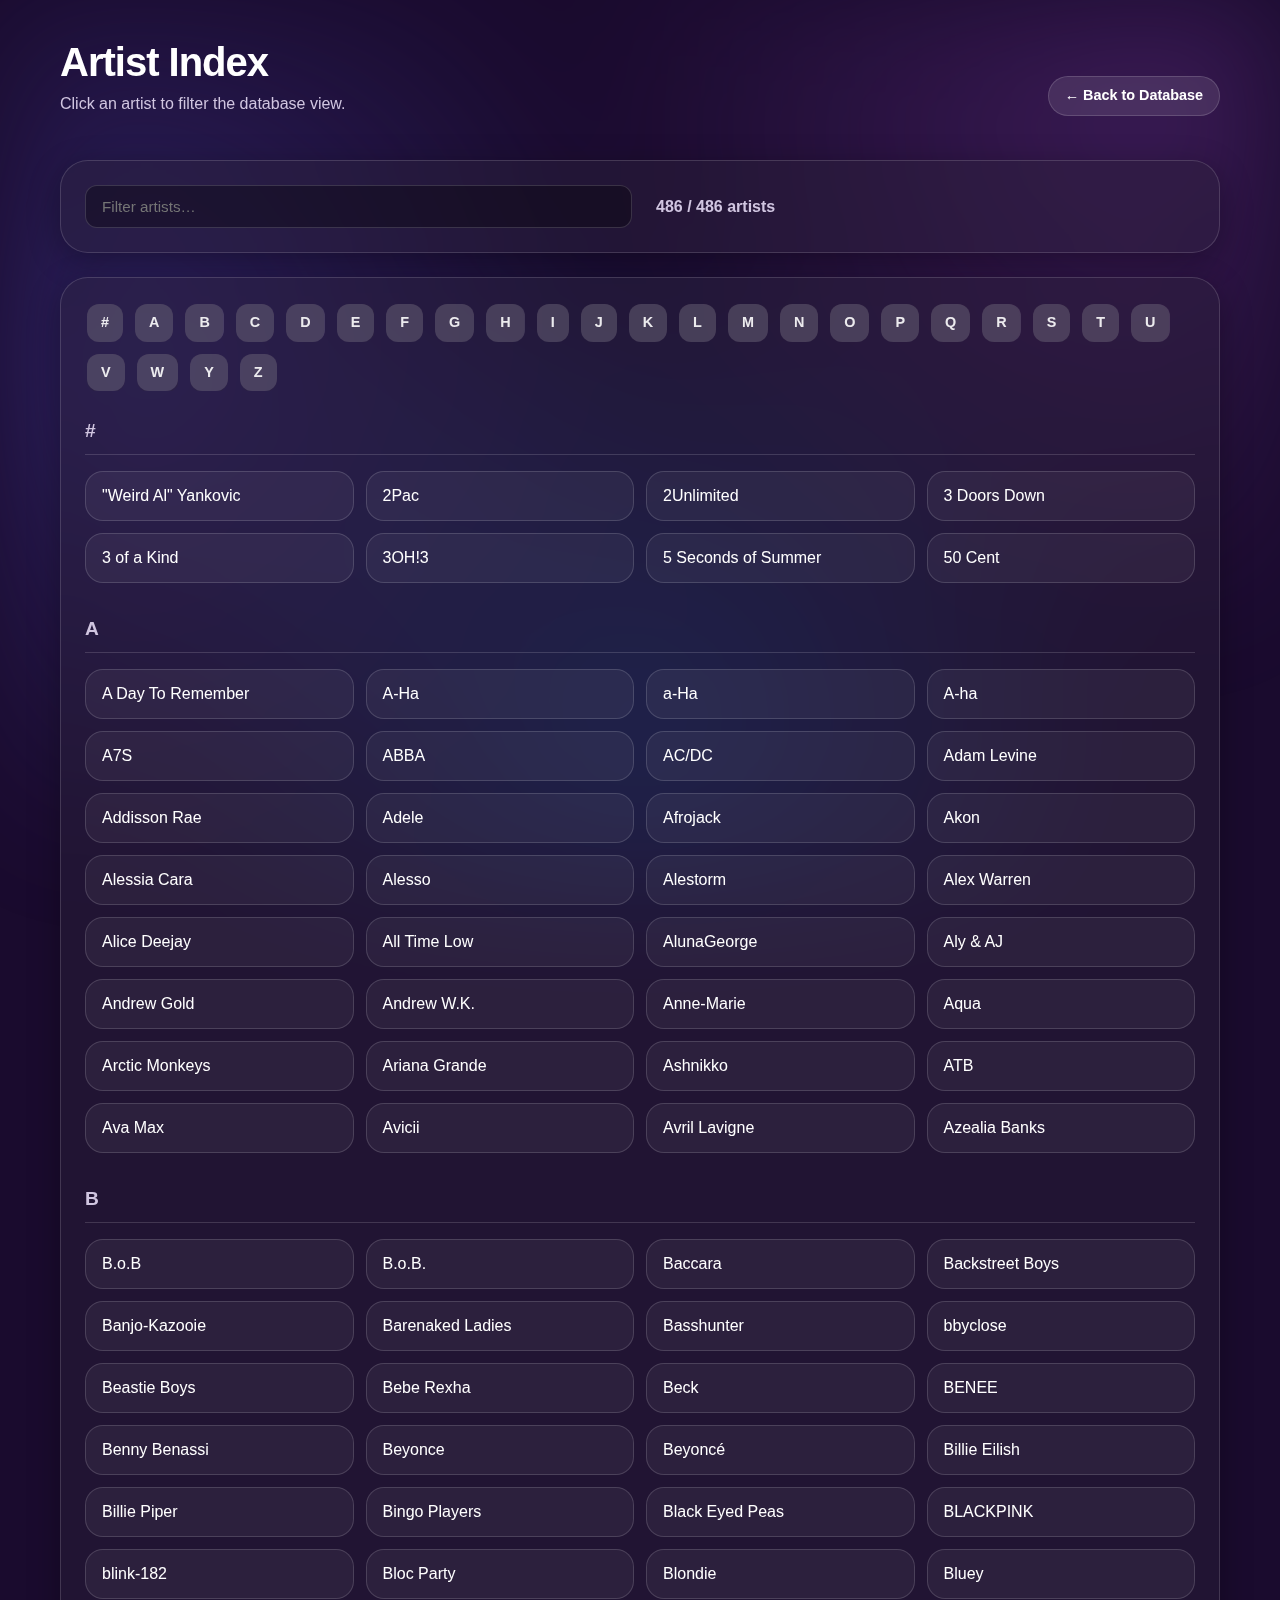
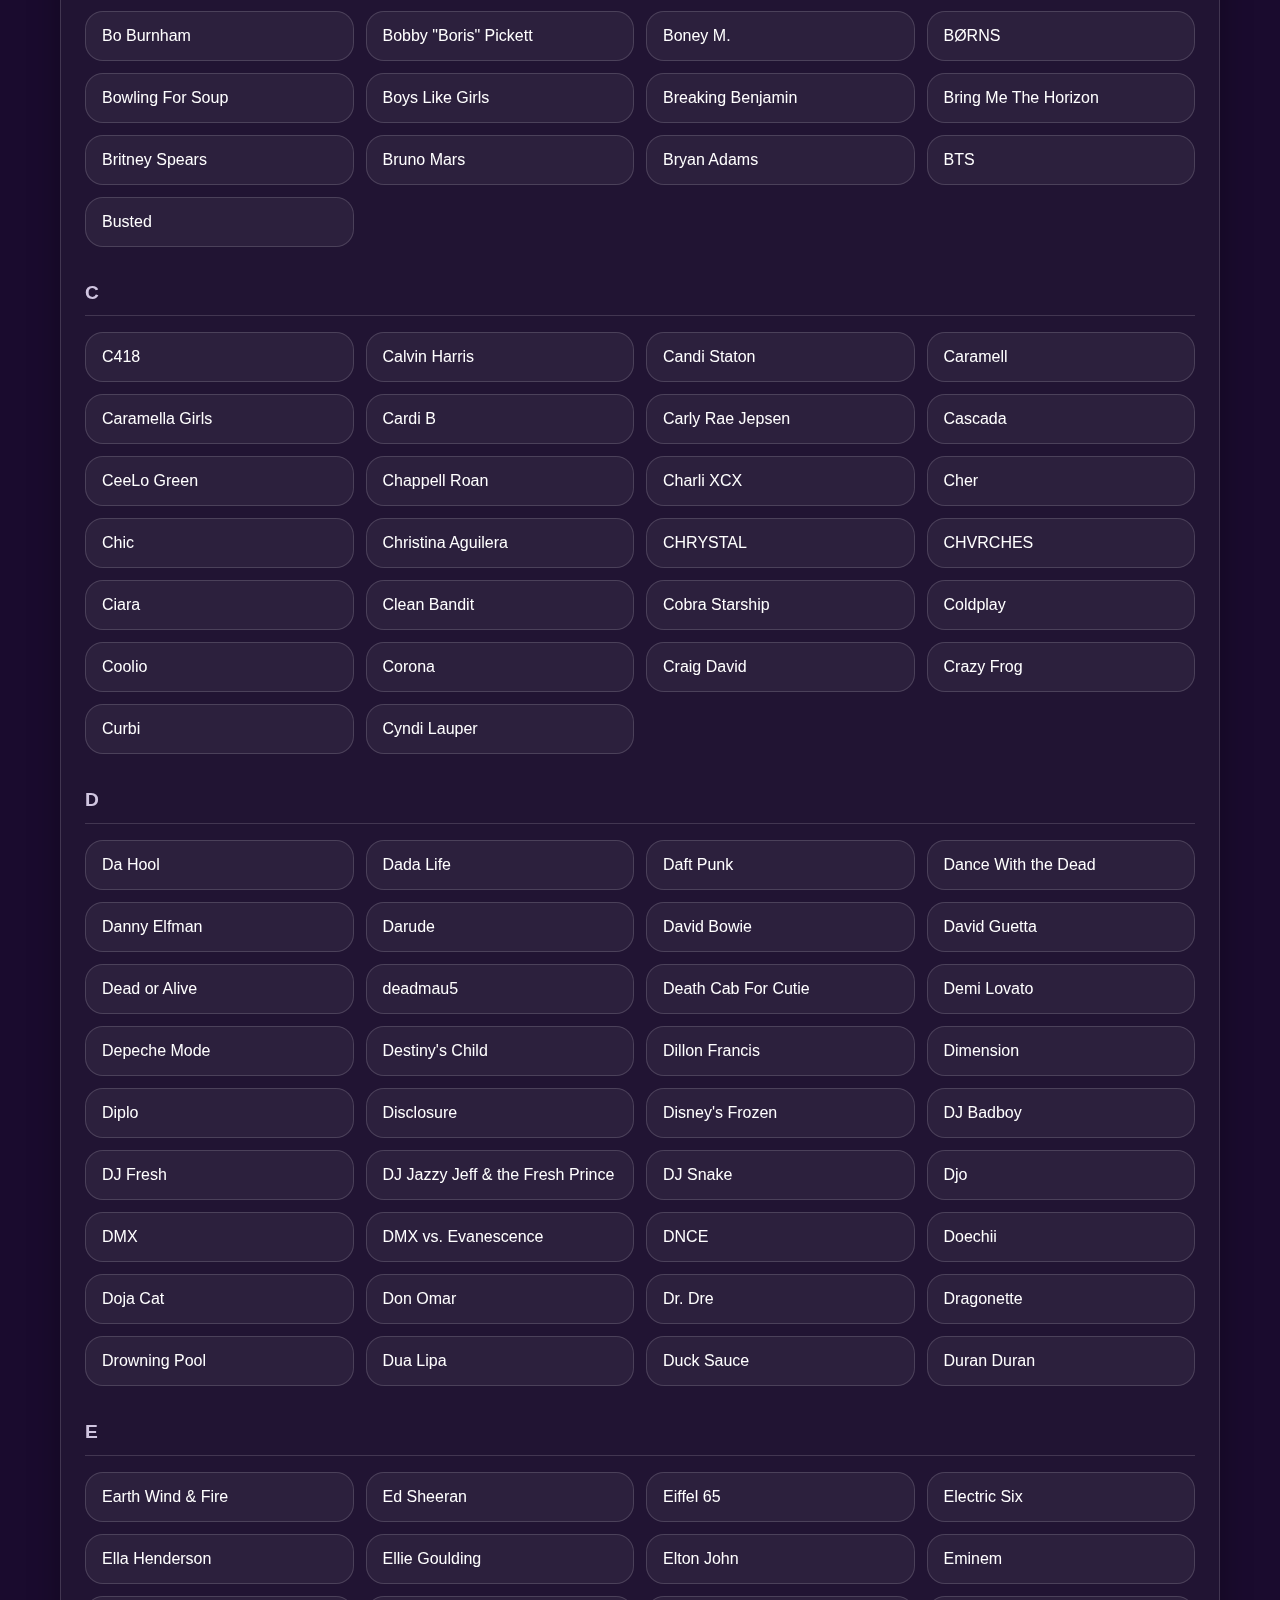
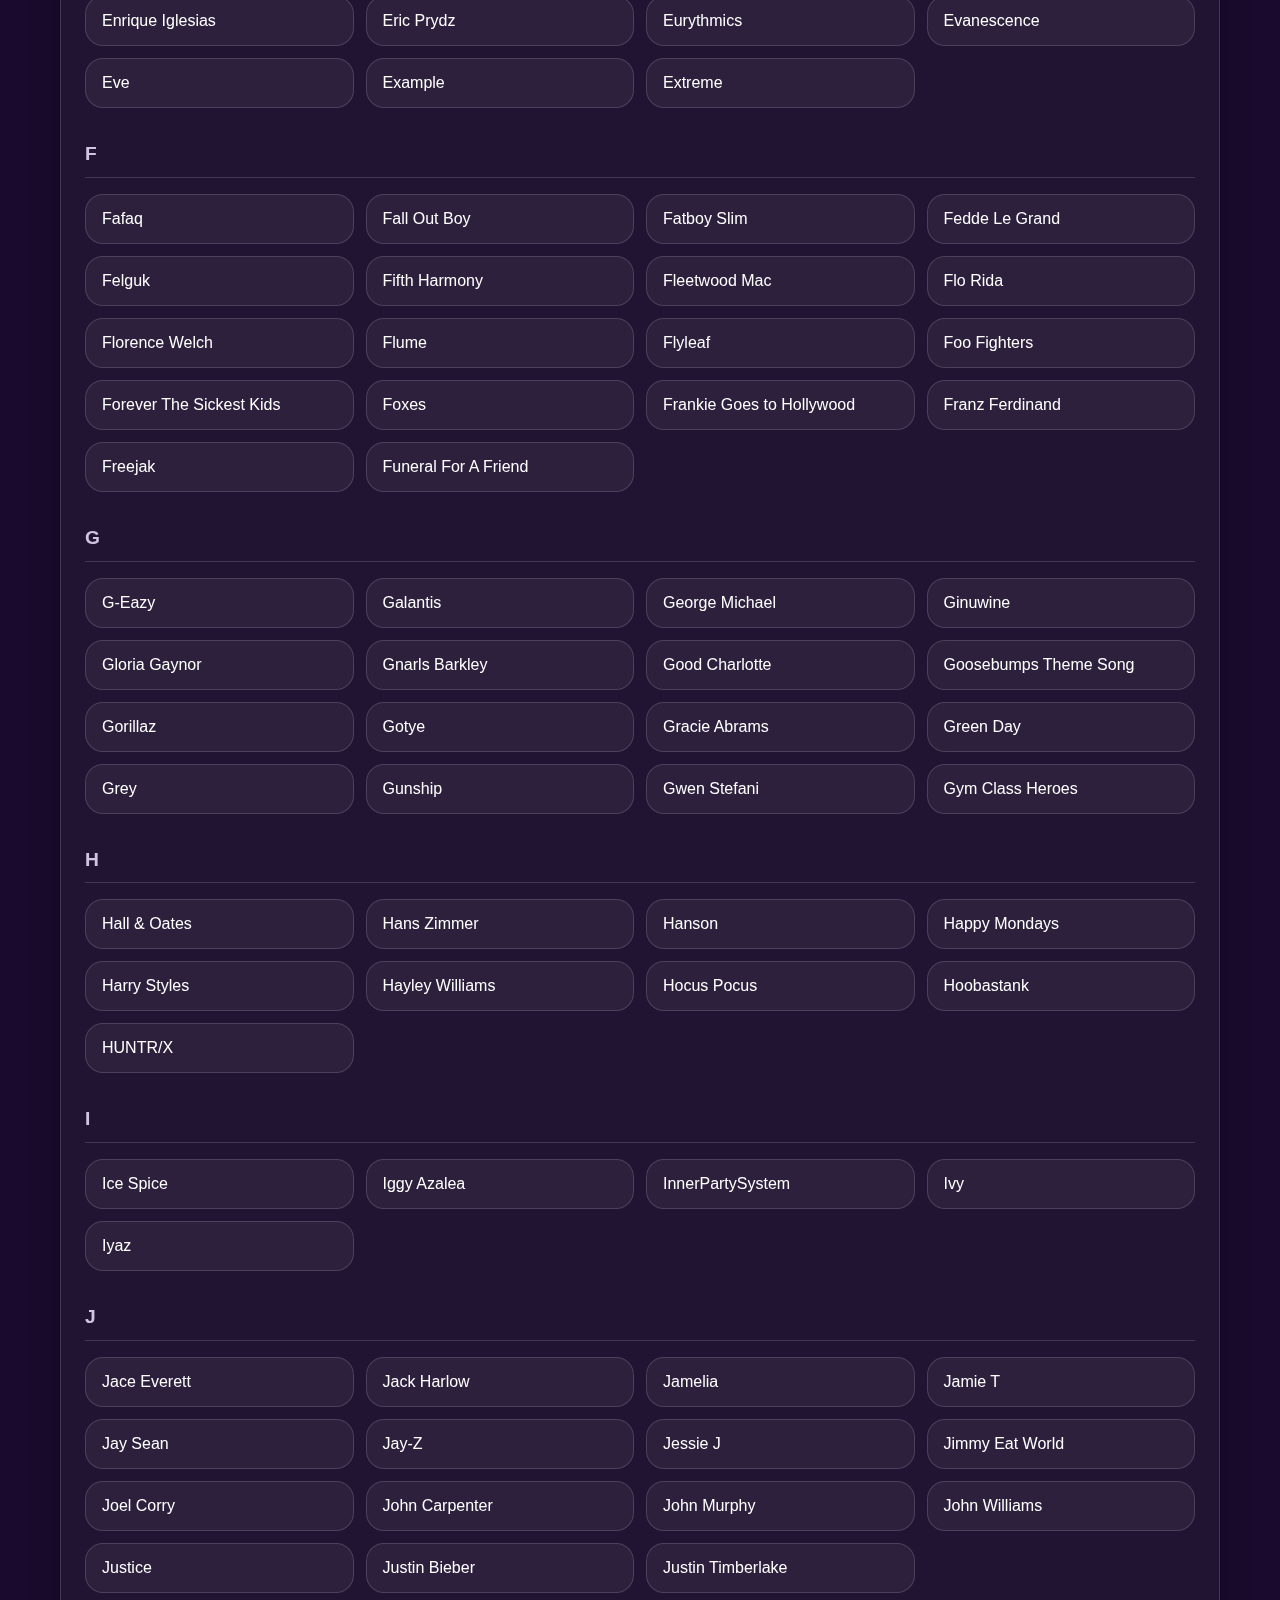
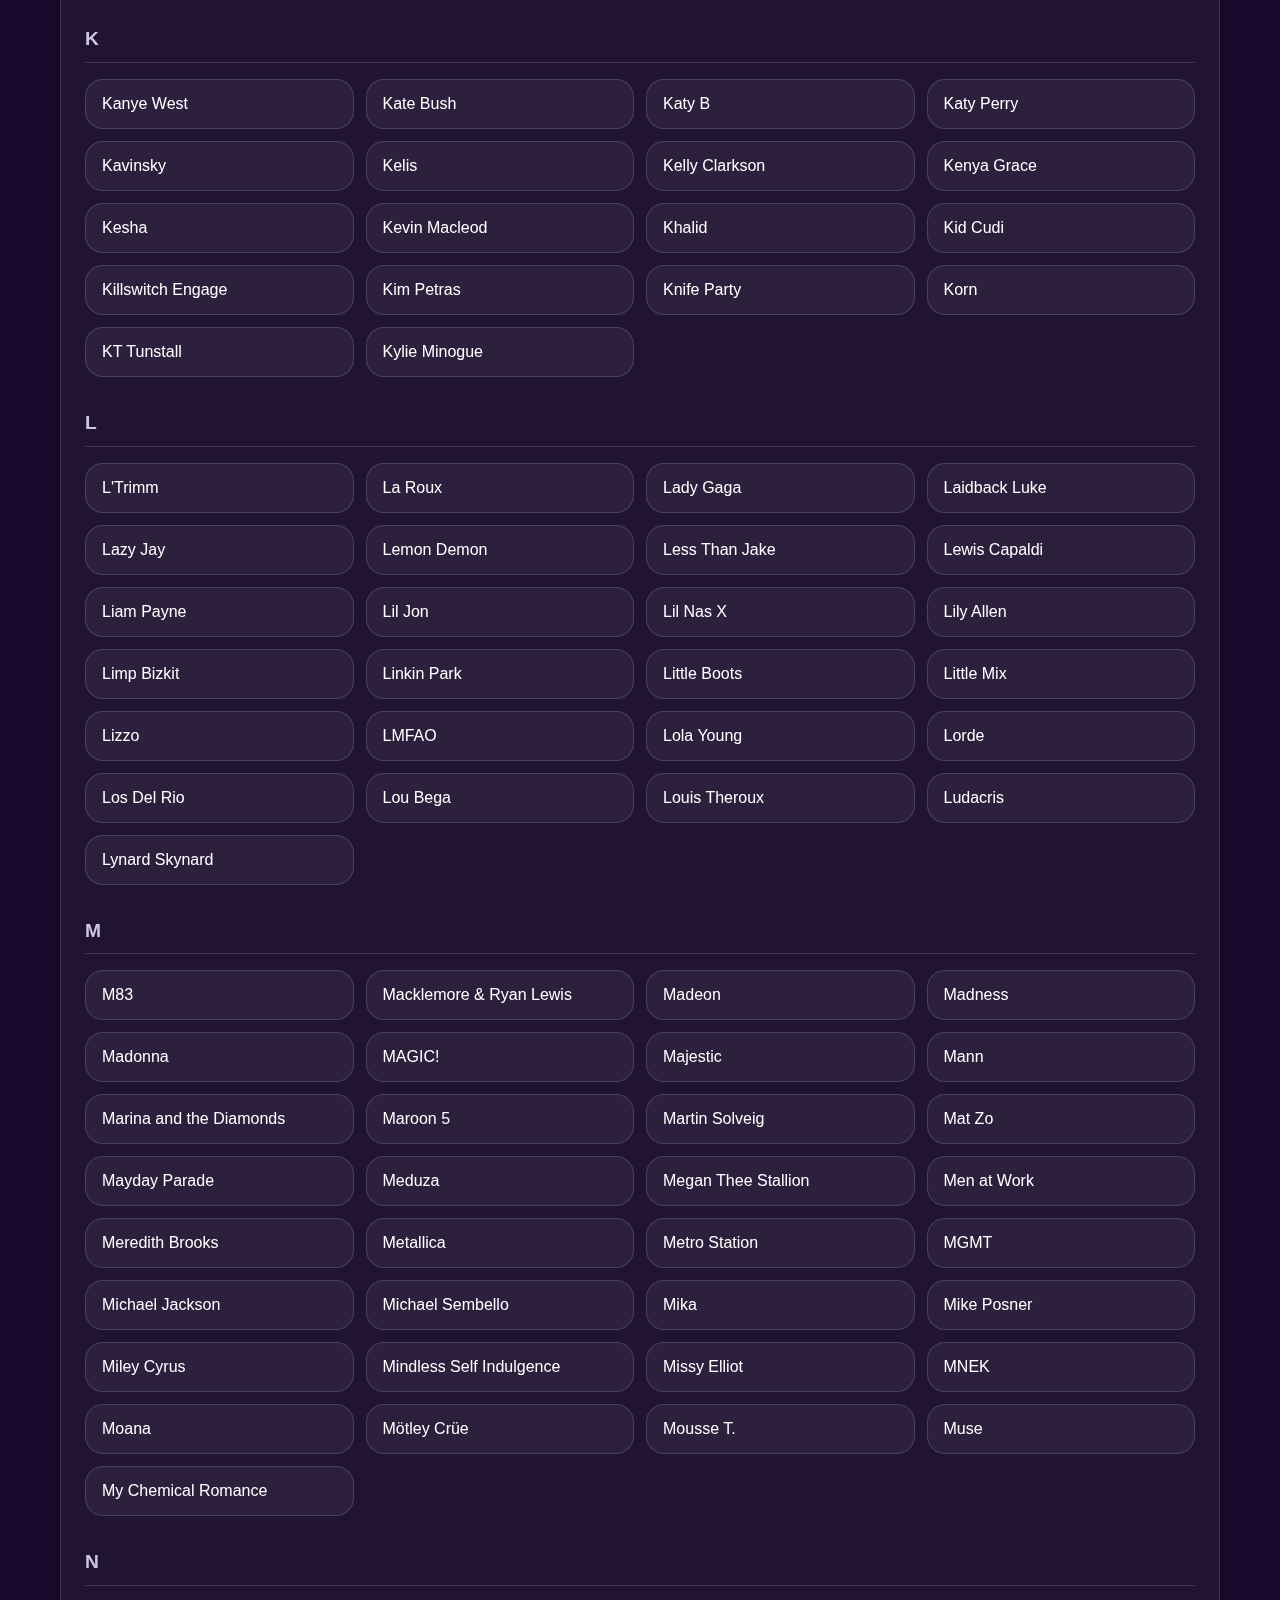
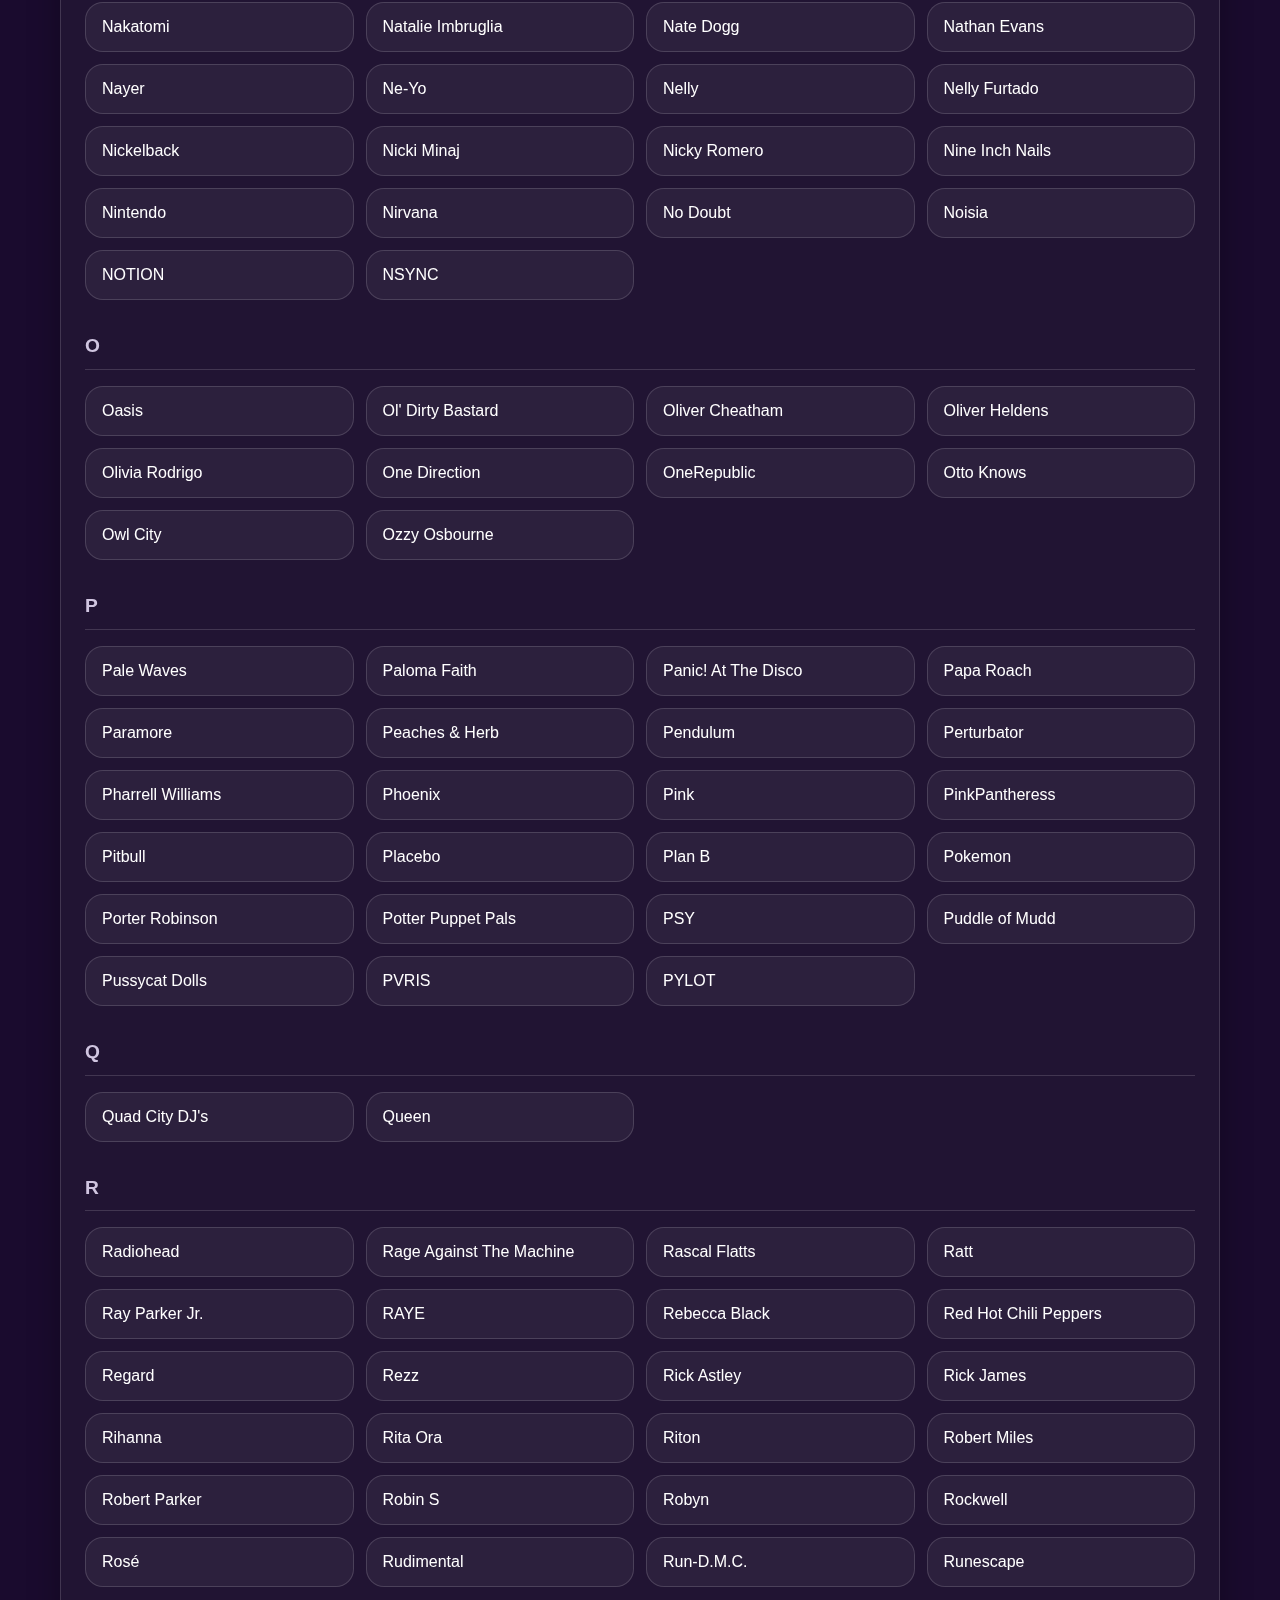
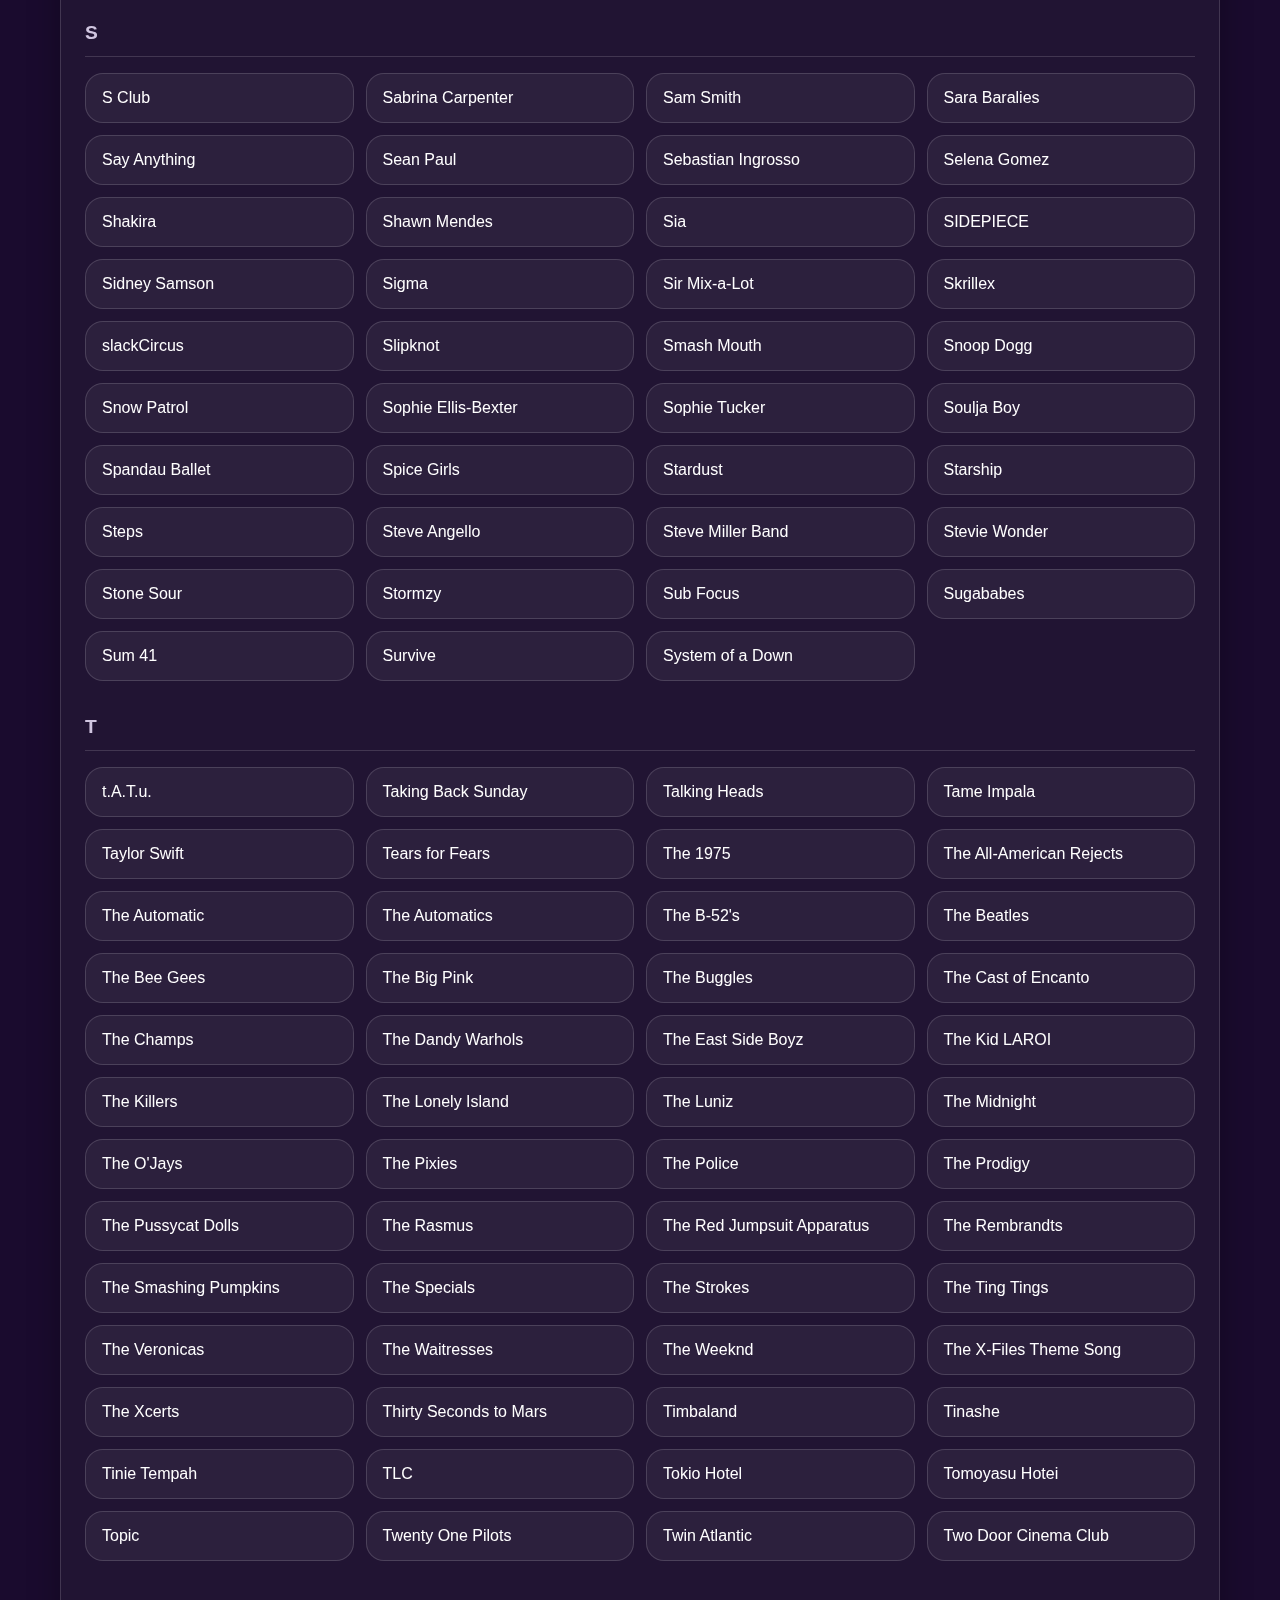
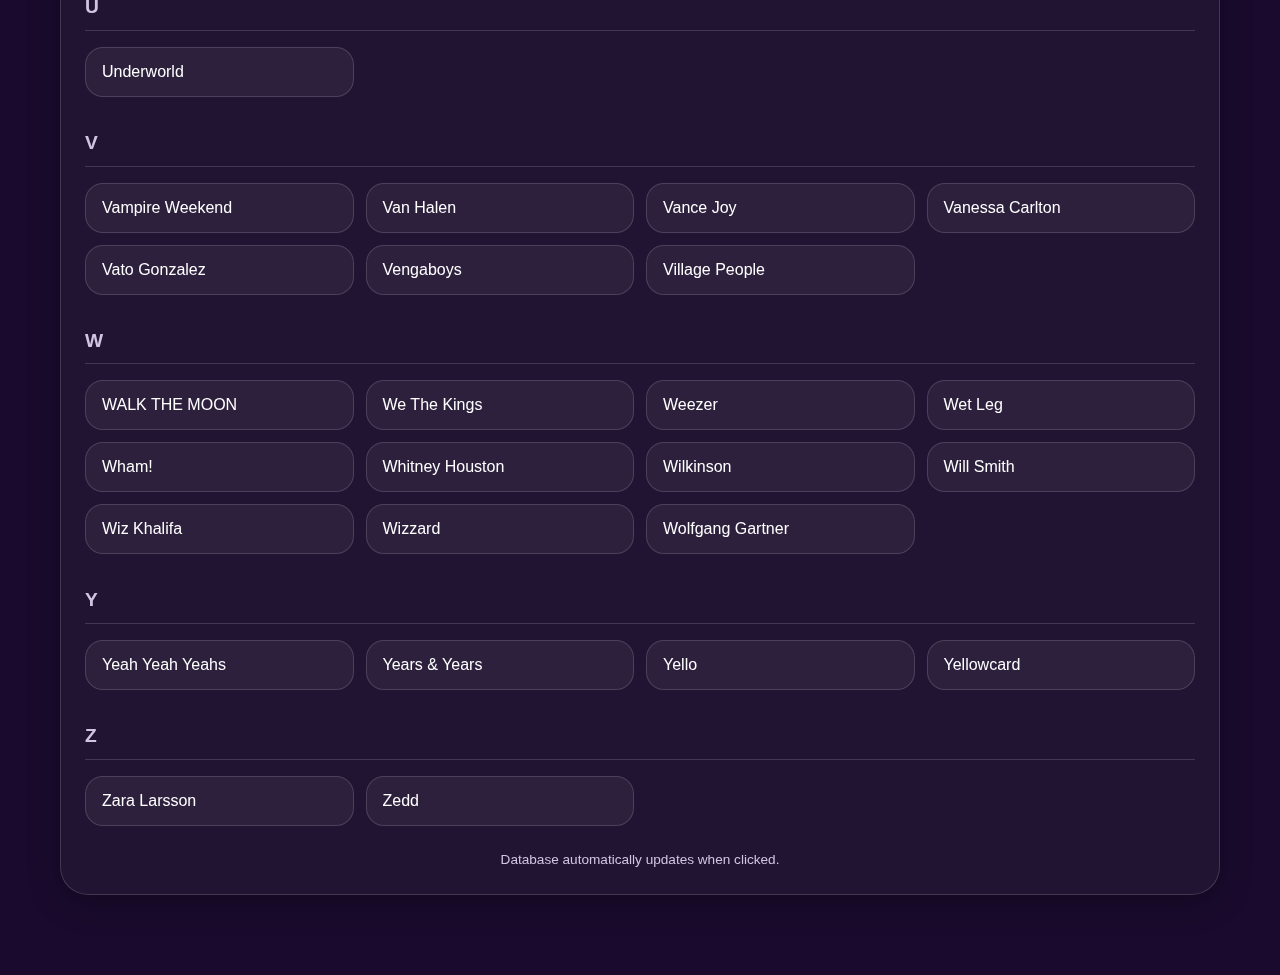
<file: mashup-database/lewis_wake_artist_index.html>
<!doctype html>
<html lang="en">
  <head>
    <meta charset="utf-8" />
    <meta name="viewport" content="width=device-width, initial-scale=1" />
    <title>Artist Index — Lewis Wake Mashups</title>
    <link rel="stylesheet" href="style.css" />
    <style>
      /* --- Artist Index Specific Layout --- */
      .nav {
        display: flex;
        gap: 8px;
        flex-wrap: wrap;
        margin-bottom: 24px;
      }
      .nav .chip {
        font-size: 0.9rem;
        padding: 8px 14px;
        text-decoration: none;
      }

      h2 {
        margin: 32px 0 16px;
        color: var(--text-secondary);
        font-size: 1.2rem;
        letter-spacing: 0.05em;
        text-transform: uppercase;
        border-bottom: 1px solid var(--glass-border);
        padding-bottom: 8px;
      }
      h2:first-child {
        margin-top: 0;
      }

      .grid {
        display: grid;
        grid-template-columns: repeat(auto-fill, minmax(220px, 1fr));
        gap: 12px;
        margin-bottom: 24px;
      }

      .card {
        display: block;
        padding: 12px 16px;
        border-radius: var(--radius-md);
        border: 1px solid var(--glass-border);
        background: rgba(255, 255, 255, 0.05);
        text-decoration: none;
        color: var(--text-primary);
        transition: all 0.2s;
        font-weight: 500;
      }
      .card:hover {
        background: rgba(255, 255, 255, 0.1);
        border-color: var(--accent);
        transform: translateY(-2px);
      }

      .footer {
        margin-top: 24px;
        color: var(--text-secondary);
        font-size: 0.85rem;
        text-align: center;
      }

      .hidden {
        display: none !important;
      }

      .count-label {
        color: var(--text-secondary);
        font-weight: 600;
        display: flex;
        align-items: center;
        padding-left: 8px;
      }
    </style>
  </head>
  <body>
    <div class="aurora-bg"></div>

    <div class="main-wrapper">
      <div class="top-header">
        <div>
          <h1>Artist Index</h1>
          <p>Click an artist to filter the database view.</p>
        </div>
        <div class="nav-pills">
          <a class="pill-btn" href="index.html">← Back to Database</a>
        </div>
      </div>

      <div class="glass controls">
        <input
          id="q"
          type="text"
          placeholder="Filter artists…"
          autocomplete="off"
        />
        <div class="count-label" id="count">Loading...</div>
      </div>

      <div class="glass">
        <div class="nav" id="nav"></div>
        <div id="sections"></div>

        <div class="footer">Database automatically updates when clicked.</div>
      </div>
    </div>

    <script>
      const JSON_FILE = "lewis_wake_mashups_database.json";
      const q = document.getElementById("q");
      const count = document.getElementById("count");
      const navContainer = document.getElementById("nav");
      const sectionsContainer = document.getElementById("sections");

      let allArtists = [];

      // Helper to match the main database logic for multiple artists in one string
      function splitArtists(str) {
        return (str || "")
          .toString()
          .split(",")
          .map((s) => s.trim())
          .filter(Boolean);
      }

      function norm(s) {
        return (s ?? "").toString().toLowerCase().trim();
      }

      // 1. Fetch JSON and Extract Unique Artists
      async function loadArtists() {
        try {
          const res = await fetch(JSON_FILE, { cache: "no-store" });
          if (!res.ok) throw new Error("Fetch Error");
          const data = await res.json();

          const artistSet = new Set();

          data.forEach((row) => {
            splitArtists(row["vocal artist"]).forEach((a) => artistSet.add(a));
            splitArtists(row["instrumental artist"]).forEach((a) =>
              artistSet.add(a),
            );
          });

          // Sort alphabetically, case-insensitive
          allArtists = Array.from(artistSet).sort((a, b) =>
            a.toLowerCase().localeCompare(b.toLowerCase()),
          );

          renderPage();
        } catch (err) {
          count.textContent = "—";
          sectionsContainer.innerHTML =
            "<p style='color: #ff6b6b;'>Error loading database file. Ensure you are running on a server (like GitHub Pages or localhost).</p>";
        }
      }

      // 2. Generate the DOM Elements
      function renderPage() {
        // Group artists by their starting letter
        const groups = {};
        allArtists.forEach((artist) => {
          let firstChar = artist.charAt(0).toUpperCase();
          // If it starts with a quote, number, or symbol, group under "#"
          if (!/[A-Z]/.test(firstChar)) {
            firstChar = "#";
          }
          if (!groups[firstChar]) groups[firstChar] = [];
          groups[firstChar].push(artist);
        });

        // Sort groups: "#" first, then A-Z
        const sortedKeys = Object.keys(groups).sort((a, b) => {
          if (a === "#") return -1;
          if (b === "#") return 1;
          return a.localeCompare(b);
        });

        navContainer.innerHTML = "";
        sectionsContainer.innerHTML = "";

        sortedKeys.forEach((key) => {
          // Create the A-Z navigation chips dynamically based on existing data
          const chip = document.createElement("a");
          chip.className = "chip";
          chip.href = `#sec-${key}`;
          chip.textContent = key;
          navContainer.appendChild(chip);

          // Create the section header
          const h2 = document.createElement("h2");
          h2.id = `sec-${key}`;
          h2.textContent = key;
          sectionsContainer.appendChild(h2);

          // Create the grid for this letter
          const grid = document.createElement("div");
          grid.className = "grid";

          groups[key].forEach((artist) => {
            const card = document.createElement("a");
            card.className = "card";
            // encodeURIComponent ensures special characters don't break the URL
            card.href = `index.html?artist=${encodeURIComponent(artist)}`;
            card.textContent = artist;
            grid.appendChild(card);
          });

          sectionsContainer.appendChild(grid);
        });

        updateFilter(); // Run once to update the count label
      }

      // 3. Search / Filter Logic
      function updateFilter() {
        const query = norm(q.value);
        const cards = document.querySelectorAll(".card");
        let shown = 0;

        cards.forEach((a) => {
          const name = norm(a.textContent);
          const ok = !query || name.includes(query);
          a.classList.toggle("hidden", !ok);
          if (ok) shown++;
        });

        // Hide empty sections when filtering
        document.querySelectorAll("#sections h2").forEach((h) => {
          const grid = h.nextElementSibling;
          const anyVisible = [...grid.querySelectorAll(".card")].some(
            (c) => !c.classList.contains("hidden"),
          );
          h.classList.toggle("hidden", query && !anyVisible);
          grid.classList.toggle("hidden", query && !anyVisible);
        });

        count.textContent = `${shown.toLocaleString()} / ${allArtists.length.toLocaleString()} artists`;
      }

      q.addEventListener("input", updateFilter);

      // Initialize
      loadArtists();
    </script>
  </body>
</html>
</file>
<file: css/screen.css>
:root {
  --background-color: #ffffff;
  --text-color: #000000;
  --secondary-text-color: #555;
  --card-background: rgba(0, 0, 0, 0.05);
  --button-background: #007aff;
  --button-hover: #005bb5;
  --icon-filter: invert(1);
}

@media (prefers-color-scheme: dark) {
  :root {
    --background-color: #1a1a1a;
    --text-color: #ffffff;
    --secondary-text-color: #bbb;
    --card-background: rgba(255, 255, 255, 0.1);
    --icon-filter: invert(1);
  }
}

body {
  font-family: "Inter", Arial, sans-serif;
  background-color: var(--background-color);
  color: var(--text-color);
  text-align: center;
  margin: 1em;
  padding: 1.5em;
  display: flex;
  flex-direction: column;
  align-items: center;
  justify-content: center;
}
.container {
  max-width: 45vh;
  width: 100%;
  background: var(--card-background);
  border-radius: 20px;
  padding: 20px;
  box-shadow: 0 10px 30px rgba(0, 0, 0, 0.3);
}
.profile img {
  width: 100px;
  height: 100px;
  border-radius: 50%;
  margin-bottom: 10px;
  background-color: #000000;
}
.profile h1 {
  font-size: 24px;
  margin: 5px 0;
  font-weight: 600;
}
.profile h2 {
  font-size: 16px;
  margin: 5px 0 20px;
  font-weight: 400;
  color: var(--secondary-text-color);
}
.links a {
  display: flex;
  align-items: center;
  justify-content: center;
  background-color: var(--button-background);
  color: white;
  text-decoration: none;
  padding: 1em;
  margin: 1.5em 0;
  border-radius: 12px;
  font-size: 16px;
  font-weight: 600;
  transition: background 0.3s, transform 0.1s ease-in-out;
  box-shadow: 0 4px 10px rgba(0, 122, 255, 0.3);
}
.links a:hover {
  background-color: var(--button-hover);
  transform: scale(1.05);
}
.links a:active {
  background-color: #004a99; /* Slightly darker blue for press feedback */
  transform: scale(0.95); /* Slight shrink effect */
  box-shadow: 0 2px 5px rgba(0, 122, 255, 0.2);
}
.links a img {
  width: 22px;
  height: 22px;
  margin-right: 12px;
  filter: var(--icon-filter);
  transition: filter 0.3s;
}
.youtube-container {
  width: 100%;
  max-width: 45vh;
  margin: 1em auto;
  border-radius: 12px;
  position: relative;
  width: 100%;
  aspect-ratio: 16 / 9;
}

.youtube-container iframe {
  width: 100%;
  height: 100%;
  border-radius: 12px;
}
</file>
<file: dj-edits/style.css>
/* --- 1. DESIGN VARIABLES --- */
:root {
  /* Colors */
  --bg-dark: #1a0b2e;
  --glass-surface: rgba(45, 35, 60, 0.4);
  --glass-border: rgba(255, 255, 255, 0.15);
  --text-primary: #ffffff;
  --text-secondary: #d0c5e0;
  --accent: #bf5af2;

  /* New AA Compliant Green CTA Colors */
  --cta-green: #158540;
  --cta-green-hover: #1aa04d;
  --cta-shadow: rgba(21, 133, 64, 0.4);
  --cta-shadow-hover: rgba(21, 133, 64, 0.6);

  /* Spacing & Shape */
  --radius-lg: 28px;
  --radius-md: 16px;
  --padding: 24px;
  --font: "Inter", sans-serif;
}

/* --- 2. BASE STYLES --- */
html {
  scroll-behavior: smooth; /* Gives a nice glide effect when clicking TOC links */
}

* {
  box-sizing: border-box;
  margin: 0;
  padding: 0;
}

body {
  font-family: var(--font);
  background-color: var(--bg-dark);
  color: var(--text-primary);
  min-height: 100vh;
  overflow-x: hidden;
  display: flex;
  justify-content: center;
  line-height: 1.5;
}

/* --- 3. BACKGROUND (Aurora) --- */
.aurora-bg {
  position: fixed;
  top: 0;
  left: 0;
  width: 100vw;
  height: 100vh;
  z-index: -2;
  background:
    radial-gradient(circle at 10% 40%, rgba(88, 86, 214, 0.3), transparent 40%),
    radial-gradient(
      circle at 90% 10%,
      rgba(191, 90, 242, 0.2),
      transparent 40%
    ),
    radial-gradient(circle at 50% 80%, rgba(10, 132, 255, 0.2), transparent 50%);
  filter: blur(60px);
  animation: pulse 10s ease-in-out infinite alternate;
}

@keyframes pulse {
  0% {
    transform: scale(1);
    opacity: 0.8;
  }
  100% {
    transform: scale(1.05);
    opacity: 1;
  }
}

/* --- 4. LAYOUT --- */
.container {
  width: 100%;
  max-width: 800px;
  padding: 40px 20px 100px 20px; /* Increased bottom padding to prevent the sticky button from covering content */
  display: flex;
  flex-direction: column;
  gap: 32px;
  z-index: 1;
}

/* --- 5. GLASS UTILS --- */
.glass {
  background: var(--glass-surface);
  backdrop-filter: blur(30px);
  -webkit-backdrop-filter: blur(30px);
  border: 1px solid var(--glass-border);
  border-radius: var(--radius-lg);
  padding: var(--padding);
  box-shadow: 0 8px 32px 0 rgba(0, 0, 0, 0.3);
}

/* --- 6. HEADER --- */
header {
  text-align: center;
  margin-bottom: 0px;
}

h1 {
  font-weight: 800;
  font-size: 2.5rem;
  letter-spacing: -1px;
  margin-bottom: 8px;
  color: #ffffff;
  text-transform: uppercase;
}

.subtitle {
  font-size: 1.2rem;
  color: var(--text-secondary);
  font-weight: 500;
  margin-bottom: 16px;
}

.update-note {
  display: inline-block;
  background: rgba(255, 255, 255, 0.1);
  color: var(--text-secondary);
  padding: 6px 16px;
  border-radius: 50px;
  font-size: 0.85rem;
  border: 1px solid var(--glass-border);
  backdrop-filter: blur(4px);
}

/* --- 7. NEW CONTROLS (FILTER & TOC) --- */
#controls-container {
  display: flex;
  flex-direction: column;
  gap: 16px;
  margin-bottom: 10px;
}

.glass-input {
  background: var(--glass-surface);
  border: 1px solid var(--glass-border);
  padding: 16px 20px;
  border-radius: var(--radius-md);
  color: white;
  font-family: var(--font);
  font-size: 1rem;
  width: 100%;
  backdrop-filter: blur(10px);
  transition: border-color 0.2s;
}

.glass-input::placeholder {
  color: var(--text-secondary);
}

.glass-input:focus {
  outline: none;
  border-color: var(--accent);
}

#toc {
  display: flex;
  flex-wrap: wrap;
  gap: 10px;
  padding: 16px 20px;
  border-radius: var(--radius-md);
}

.toc-link {
  color: var(--text-secondary);
  text-decoration: none;
  font-size: 0.9rem;
  background: rgba(255, 255, 255, 0.05);
  padding: 8px 16px;
  border-radius: 20px;
  border: 1px solid rgba(255, 255, 255, 0.1);
  transition: all 0.2s ease;
  font-weight: 500;
}

.toc-link:hover {
  background: var(--accent);
  color: #ffffff;
  border-color: var(--accent);
}

/* --- 8. LIST SECTIONS --- */
.category-section {
  margin-bottom: 60px;
}

.category-section:last-child {
  margin-bottom: 0;
}

h2 {
  font-size: 1.5rem;
  color: #fff;
  margin-bottom: 4px;
  text-transform: uppercase;
  letter-spacing: 0.05em;
  font-weight: 800;
  padding-left: 12px;
}

.section-desc {
  color: var(--text-secondary);
  margin-bottom: 16px;
  font-size: 0.95rem;
  padding-left: 12px;
}

ul {
  list-style: none;
  padding: 0;
  margin: 0;
}

li {
  padding: 16px 0;
  border-bottom: 1px solid rgba(255, 255, 255, 0.1);
  display: flex;
  justify-content: space-between;
  align-items: center;
  transition: background-color 0.2s ease;
}

li:last-child {
  border-bottom: none;
}

li:hover {
  background: rgba(255, 255, 255, 0.05);
  padding-left: 10px;
  padding-right: 10px;
  margin-left: -10px;
  margin-right: -10px;
  border-radius: 8px;
}

.track-info {
  display: flex;
  flex-direction: column;
  padding-right: 15px;
}

.song-title {
  font-size: 1.1rem;
  font-weight: 700;
  color: #fff;
  display: block;
  margin-bottom: 4px;
}

.artist-name {
  font-size: 0.9rem;
  color: var(--text-secondary);
  display: block;
}

.bpm {
  font-family: var(--font);
  color: #fff;
  font-size: 0.8rem;
  font-weight: 600;
  background: rgba(255, 255, 255, 0.1);
  padding: 6px 10px;
  border-radius: 12px;
  white-space: nowrap;
  border: 1px solid rgba(255, 255, 255, 0.1);
  backdrop-filter: blur(4px);
}

/* --- 9. STICKY PATREON CTA --- */
.sticky-cta {
  position: fixed;
  bottom: 30px;
  right: 30px;
  background: var(--cta-green);
  color: #ffffff;
  padding: 16px 28px;
  border-radius: 50px;
  text-decoration: none;
  font-weight: 700;
  font-size: 1.05rem;
  box-shadow: 0 8px 32px var(--cta-shadow);
  z-index: 1000;
  transition:
    transform 0.2s ease,
    background 0.2s ease,
    box-shadow 0.2s ease;
  backdrop-filter: blur(10px);
}

.sticky-cta:hover {
  transform: translateY(-3px) scale(1.03);
  background: var(--cta-green-hover);
  box-shadow: 0 12px 40px var(--cta-shadow-hover);
}

/* --- 10. RESPONSIVE --- */
@media (max-width: 600px) {
  h1 {
    font-size: 2rem;
  }

  li {
    align-items: flex-start;
  }

  .bpm {
    margin-top: 4px;
  }

  /* Make the sticky button sit neatly at the bottom center on mobile */
  .sticky-cta {
    bottom: 20px;
    right: 50%;
    transform: translateX(50%);
    width: max-content;
    padding: 14px 24px;
    font-size: 1rem;
  }

  .sticky-cta:hover {
    transform: translateX(50%) translateY(-3px) scale(1.03);
  }
}
</file>
<file: mashup-database/style.css>
/* --- 1. IMPORTED DESIGN VARIABLES & BASE (From your LewisWake.com CSS) --- */
:root {
  /* Colors */
  --bg-dark: #1a0b2e; /* Deep Purple */
  --glass-surface: rgba(45, 35, 60, 0.4);
  --glass-border: rgba(255, 255, 255, 0.15);
  --text-primary: #ffffff;
  --text-secondary: #d0c5e0; /* Slightly purple-tinted grey */
  --accent: #bf5af2; /* Apple Purple/Pink */

  /* Spacing & Shape */
  --radius-lg: 28px;
  --radius-md: 18px;
  --padding: 24px;
}

html {
  scroll-behavior: smooth;
}
* {
  box-sizing: border-box;
  margin: 0;
  padding: 0;
}

body {
  font-family:
    "Inter",
    -apple-system,
    BlinkMacSystemFont,
    sans-serif;
  background-color: var(--bg-dark);
  color: var(--text-primary);
  min-height: 100vh;
  overflow-x: hidden;
  display: flex;
  justify-content: center;
  line-height: 1.5;
}

/* --- AURORA BG --- */
.aurora-bg {
  position: fixed;
  top: 0;
  left: 0;
  width: 100vw;
  height: 100vh;
  z-index: -2;
  background:
    radial-gradient(circle at 10% 40%, rgba(88, 86, 214, 0.3), transparent 40%),
    radial-gradient(
      circle at 90% 10%,
      rgba(191, 90, 242, 0.2),
      transparent 40%
    ),
    radial-gradient(circle at 50% 80%, rgba(10, 132, 255, 0.2), transparent 50%);
  filter: blur(60px);
  animation: pulse 10s ease-in-out infinite alternate;
}
@keyframes pulse {
  0% {
    transform: scale(1);
    opacity: 0.8;
  }
  100% {
    transform: scale(1.05);
    opacity: 1;
  }
}

/* --- LAYOUT OVERRIDES FOR DB --- */
.main-wrapper {
  width: 100%;
  max-width: 1200px; /* Wider than main site for table visibility */
  padding: 40px 20px 80px 20px;
  display: flex;
  flex-direction: column;
  gap: 24px;
  z-index: 1;
}

/* --- GLASS COMPONENT --- */
.glass {
  background: var(--glass-surface);
  backdrop-filter: blur(30px);
  -webkit-backdrop-filter: blur(30px);
  border: 1px solid var(--glass-border);
  border-radius: var(--radius-lg);
  padding: var(--padding);
  box-shadow: 0 8px 32px 0 rgba(0, 0, 0, 0.3);
}

/* --- TYPOGRAPHY --- */
h1 {
  font-weight: 800;
  font-size: 2.5rem;
  letter-spacing: -1px;
  margin-bottom: 8px;
  color: #ffffff;
  line-height: 1.1;
}
p {
  color: var(--text-secondary);
}
a {
  color: inherit;
  text-decoration: none;
  transition: 0.2s;
}
a:hover {
  color: var(--accent);
}

/* --- DATABASE SPECIFIC STYLES --- */

/* Header Area */
.top-header {
  display: flex;
  justify-content: space-between;
  align-items: flex-end;
  flex-wrap: wrap;
  gap: 20px;
  margin-bottom: 20px;
}
.nav-pills {
  display: flex;
  gap: 10px;
}
.pill-btn {
  background: rgba(255, 255, 255, 0.1);
  border: 1px solid var(--glass-border);
  padding: 8px 16px;
  border-radius: 50px;
  font-size: 0.9rem;
  font-weight: 600;
  cursor: pointer;
  color: white;
  transition: all 0.2s;
}
.pill-btn:hover {
  background: rgba(255, 255, 255, 0.2);
  transform: translateY(-2px);
}

/* Controls Grid */
.controls {
  display: grid;
  grid-template-columns: repeat(auto-fit, minmax(200px, 1fr));
  gap: 16px;
  margin-bottom: 0;
}

/* Inputs */
input[type="text"],
input[type="search"],
select {
  width: 100%;
  background: rgba(0, 0, 0, 0.3);
  border: 1px solid var(--glass-border);
  border-radius: 12px;
  padding: 12px 16px;
  color: white;
  font-family: inherit;
  font-size: 0.95rem;
  transition:
    border-color 0.2s,
    box-shadow 0.2s;
}
input[type="text"]:focus,
input[type="search"]:focus,
select:focus {
  outline: none;
  border-color: var(--accent);
  box-shadow: 0 0 0 3px rgba(191, 90, 242, 0.3);
}
/* Custom Select arrow fix */
select {
  appearance: none;
  background-image: url("data:image/svg+xml;charset=UTF-8,%3csvg xmlns='http://www.w3.org/2000/svg' viewBox='0 0 24 24' fill='none' stroke='white' stroke-width='2' stroke-linecap='round' stroke-linejoin='round'%3e%3cpolyline points='6 9 12 15 18 9'%3e%3c/polyline%3e%3c/svg%3e");
  background-repeat: no-repeat;
  background-position: right 1rem center;
  background-size: 1em;
}

/* Checkboxes */
.checkbox-group {
  display: flex;
  gap: 16px;
  align-items: center;
  height: 100%;
}
label.cb {
  display: flex;
  align-items: center;
  gap: 8px;
  font-size: 0.9rem;
  font-weight: 600;
  cursor: pointer;
  color: var(--text-secondary);
}
label.cb:hover {
  color: white;
}
input[type="checkbox"] {
  appearance: none;
  width: 18px;
  height: 18px;
  border: 1px solid var(--glass-border);
  border-radius: 4px;
  background: rgba(0, 0, 0, 0.3);
  cursor: pointer;
  position: relative;
}
input[type="checkbox"]:checked {
  background: var(--accent);
  border-color: var(--accent);
}
input[type="checkbox"]:checked::after {
  content: "✔";
  position: absolute;
  font-size: 12px;
  color: white;
  top: 50%;
  left: 50%;
  transform: translate(-50%, -50%);
}

button#clearBtn {
  background: rgba(255, 90, 90, 0.15);
  color: #ff8a8a;
  border: 1px solid rgba(255, 90, 90, 0.3);
  border-radius: 12px;
  font-weight: 700;
  cursor: pointer;
  transition: 0.2s;
}
button#clearBtn:hover {
  background: rgba(255, 90, 90, 0.3);
  color: white;
}

/* Table Styles */
.table-responsive {
  overflow: auto; /* Handles both horizontal and vertical scrolling */
  max-height: 75vh; /* Gives the container a height so it can scroll internally */
  border-radius: var(--radius-md);
}
table {
  width: 100%;
  border-collapse: separate;
  border-spacing: 0;
  font-size: 0.95rem;
}
th {
  text-align: left;
  padding: 16px;
  color: var(--text-secondary);
  font-weight: 700;
  text-transform: uppercase;
  font-size: 0.75rem;
  letter-spacing: 0.05em;
  border-bottom: 1px solid var(--glass-border);
  cursor: pointer;
  white-space: nowrap;
  /* STICKY HEADER PROPERTIES */
  position: sticky;
  top: 0;
  background: rgba(30, 20, 45, 0.95);
  z-index: 10;
}
th:hover {
  color: white;
}
th.active {
  color: var(--accent);
}

td {
  padding: 16px;
  border-bottom: 1px solid rgba(255, 255, 255, 0.05);
  vertical-align: top;
  color: rgba(255, 255, 255, 0.9);
}
tr:last-child td {
  border-bottom: none;
}
tbody tr {
  transition: background 0.1s;
}
tbody tr:hover {
  background: rgba(255, 255, 255, 0.05);
}

/* Chips */
.chip {
  display: inline-block;
  font-size: 0.75rem;
  color: rgba(255, 255, 255, 0.9);
  font-weight: 600;
  background: rgba(255, 255, 255, 0.15);
  padding: 4px 10px;
  border-radius: 12px;
  margin: 2px;
  backdrop-filter: blur(4px);
  cursor: pointer;
  transition: 0.2s;
}
.chip:hover {
  background: rgba(255, 255, 255, 0.3);
  transform: translateY(-1px);
}
.chip.key {
  background: rgba(191, 90, 242, 0.15);
  color: #eabfff;
  border: 1px solid rgba(191, 90, 242, 0.3);
}
.chip.key:hover {
  background: rgba(191, 90, 242, 0.3);
}

/* Links in Table */
a.rowlink {
  font-weight: 700;
  font-size: 1rem;
  display: block;
  margin-bottom: 4px;
}
.iconlink {
  display: inline-flex;
  align-items: center;
  gap: 6px;
  font-size: 0.85rem;
  opacity: 0.8;
}
.iconlink:hover {
  opacity: 1;
  text-decoration: underline;
}

/* Detail View */
.view {
  display: none;
  animation: fadeUp 0.3s ease;
}
.view.active {
  display: block;
}
@keyframes fadeUp {
  from {
    opacity: 0;
    transform: translateY(20px);
  }
  to {
    opacity: 1;
    transform: translateY(0);
  }
}

.btn-back {
  background: transparent;
  border: none;
  color: var(--accent);
  font-weight: 700;
  font-size: 1rem;
  cursor: pointer;
  margin-bottom: 16px;
  display: flex;
  align-items: center;
  gap: 8px;
}
.btn-back:hover {
  opacity: 0.8;
}

.kv-grid {
  display: grid;
  grid-template-columns: 120px 1fr;
  gap: 16px;
  margin-top: 24px;
  padding-top: 24px;
  border-top: 1px solid var(--glass-border);
}
.k {
  color: var(--text-secondary);
  font-size: 0.8rem;
  font-weight: 700;
  text-transform: uppercase;
  letter-spacing: 0.05em;
}

/* Embeds */
.embed-container {
  margin-top: 24px;
  border-radius: var(--radius-md);
  overflow: hidden;
  box-shadow: 0 10px 30px rgba(0, 0, 0, 0.5);
  background: #000;
}

/* Mobile */
@media (max-width: 768px) {
  .kv-grid {
    grid-template-columns: 1fr;
    gap: 4px;
  }
  .k {
    margin-top: 12px;
  }
  h1 {
    font-size: 2rem;
  }
}
</file>
